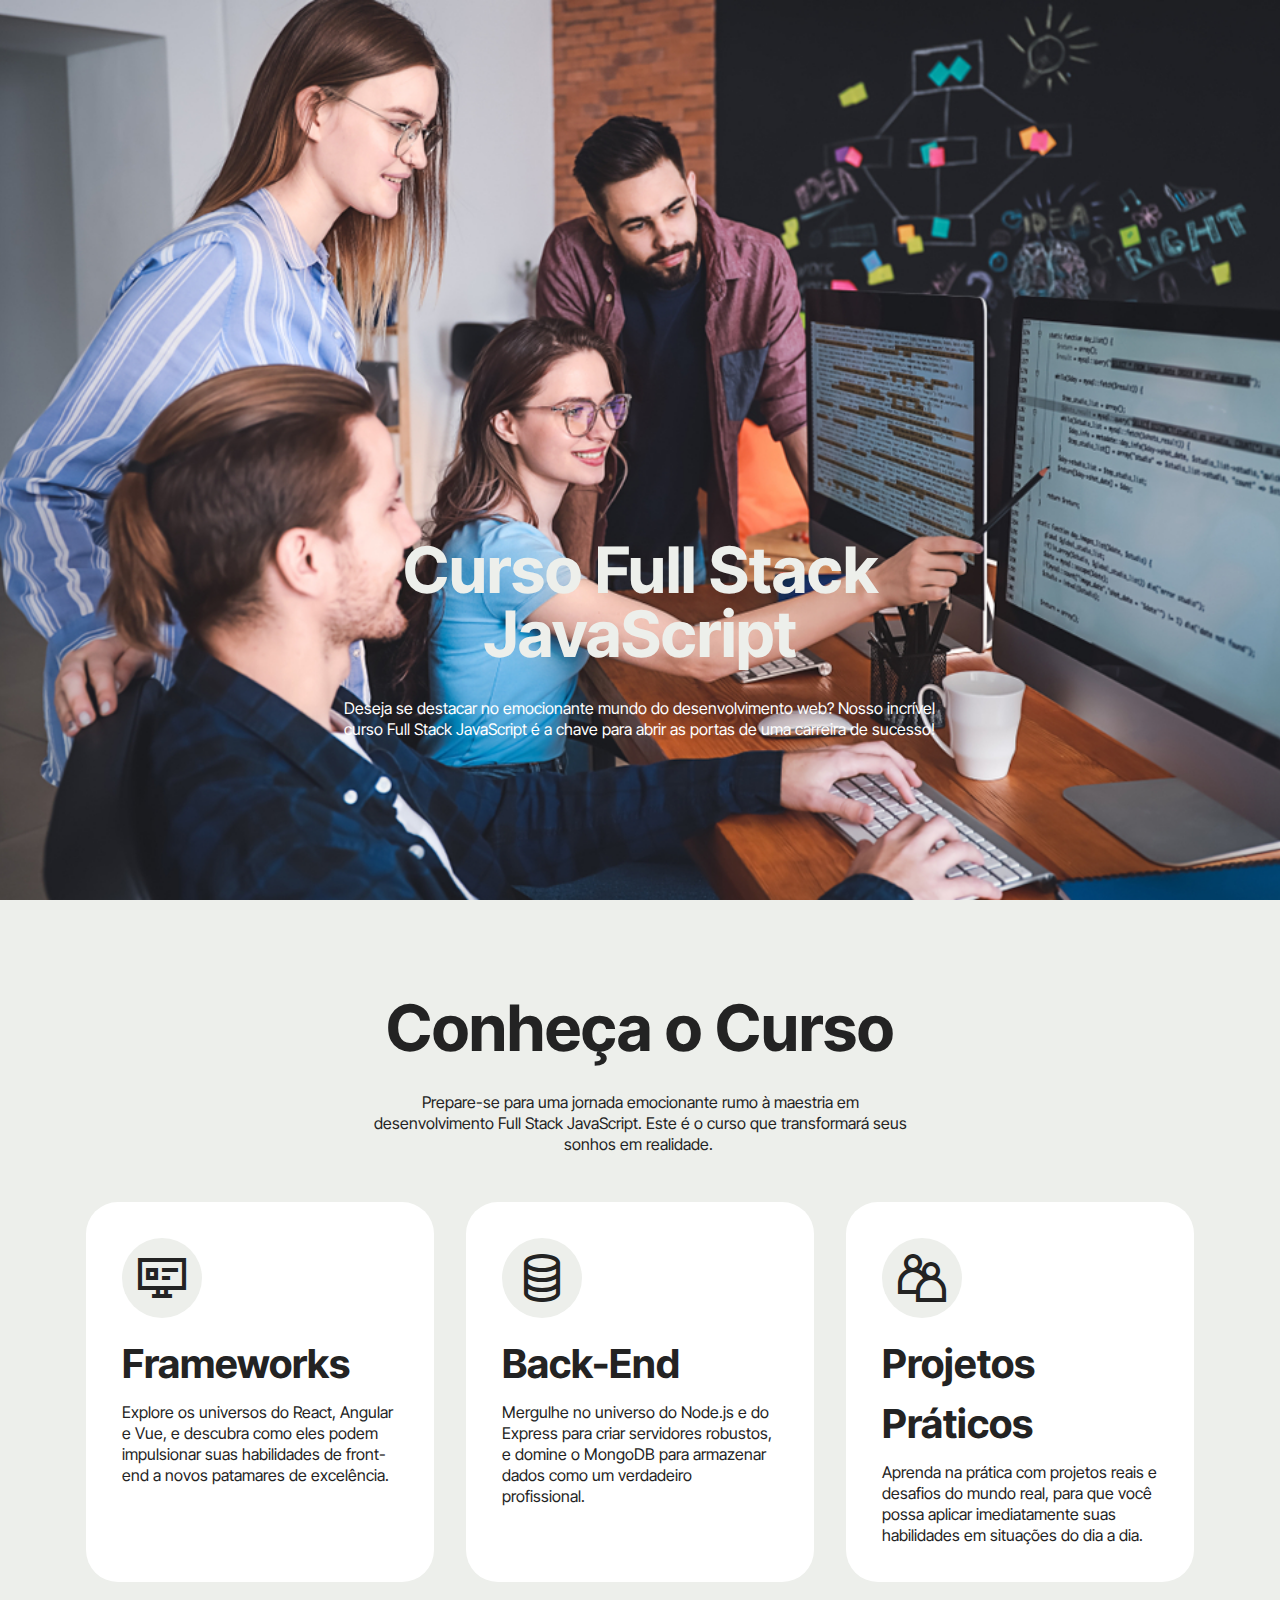
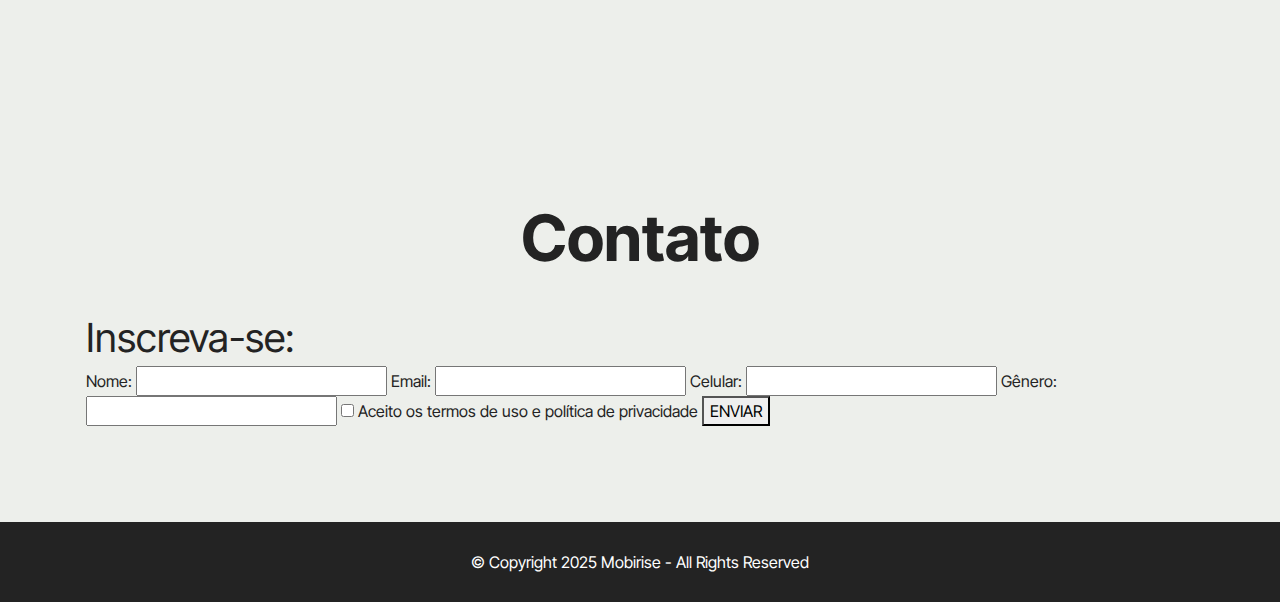
<file: index.html>
<!DOCTYPE html>
<html  >
<head>
  <!-- Site made with Mobirise Website Builder v5.9.0, https://mobirise.com -->
  <meta charset="UTF-8">
  <meta http-equiv="X-UA-Compatible" content="IE=edge">
  <meta name="generator" content="Mobirise v5.9.0, mobirise.com">
  <meta name="viewport" content="width=device-width, initial-scale=1, minimum-scale=1">
  <link rel="shortcut icon" href="assets/images/logo5.png" type="image/x-icon">
  <meta name="description" content="">
  
  
  <title>Home</title>
  <link rel="stylesheet" href="assets/web/assets/mobirise-icons2/mobirise2.css">
  <link rel="stylesheet" href="assets/bootstrap/css/bootstrap.min.css">
  <link rel="stylesheet" href="assets/bootstrap/css/bootstrap-grid.min.css">
  <link rel="stylesheet" href="assets/bootstrap/css/bootstrap-reboot.min.css">
  <link rel="stylesheet" href="assets/theme/css/style.css">
  <link rel="preload" href="https://fonts.googleapis.com/css2?family=Inter+Tight:wght@400;700&display=swap&display=swap" as="style" onload="this.onload=null;this.rel='stylesheet'">
  <noscript><link rel="stylesheet" href="https://fonts.googleapis.com/css2?family=Inter+Tight:wght@400;700&display=swap&display=swap"></noscript>
  <link rel="preload" as="style" href="assets/mobirise/css/mbr-additional.css"><link rel="stylesheet" href="assets/mobirise/css/mbr-additional.css" type="text/css">

  
  
  
</head>
<body>
  
  <section data-bs-version="5.1" class="header10 cid-tQAOELnnMT mbr-fullscreen" id="header10-1">
  
  
  <div class="container-fluid">
    <div class="row">
      <div class="content-wrap col-12 col-md-6">
        <h1 class="mbr-section-title mbr-fonts-style mbr-white mb-4 display-2"><strong>Curso Full Stack JavaScript</strong></h1>
        
        <p class="mbr-fonts-style mbr-text mbr-white mb-4 display-7">Deseja se destacar no emocionante mundo do desenvolvimento web? Nosso incrível curso Full Stack JavaScript é a chave para abrir as portas de uma carreira de sucesso!</p>
        
      </div>
    </div>
  </div>
</section>

<section data-bs-version="5.1" class="features5 cid-tQASBk4I3o" id="features05-4">
  

  
  
  <div class="container">
    <div class="row mb-5 justify-content-center">
      <div class="col-12 col-lg-6">
        <h3 class="mbr-section-title mbr-fonts-style align-center mb-0 display-2"><strong>Conheça o Curso</strong></h3>
        <h5 class="mbr-section-subtitle mbr-fonts-style align-center mb-0 mt-4 display-7">Prepare-se para uma jornada emocionante rumo à maestria em desenvolvimento Full Stack JavaScript. Este é o curso que transformará seus sonhos em realidade.&nbsp;</h5>
      </div>
    </div>
    <div class="row">
      <div class="item features-without-image col-12 col-md-6 col-lg-4 item-mb">
        <div class="item-wrapper">
          <div class="card-box align-left">
            <div class="iconfont-wrapper">
              <span class="mbr-iconfont mobi-mbri-sites mobi-mbri"></span>
            </div>
            <h5 class="card-title mbr-fonts-style display-5"><strong>Frameworks</strong></h5>
            <p class="card-text mbr-fonts-style display-7">Explore os universos do React, Angular e Vue, e descubra como eles podem impulsionar suas habilidades de front-end a novos patamares de excelência.</p>

            
          </div>
        </div>
      </div>
      <div class="item features-without-image col-12 col-md-6 col-lg-4 item-mb">
        <div class="item-wrapper">
          <div class="card-box align-left">
            <div class="iconfont-wrapper">
              <span class="mbr-iconfont mobi-mbri-database mobi-mbri"></span>
            </div>
            <h5 class="card-title mbr-fonts-style display-5"><strong>Back-End</strong></h5>
            <p class="card-text mbr-fonts-style display-7">Mergulhe no universo do Node.js e do Express para criar servidores robustos, e domine o MongoDB para armazenar dados como um verdadeiro profissional.</p>

            
          </div>
        </div>
      </div>
      <div class="item features-without-image col-12 col-md-6 col-lg-4 item-mb">
        <div class="item-wrapper">
          <div class="card-box align-left">
            <div class="iconfont-wrapper">
              <span class="mbr-iconfont mobi-mbri-users mobi-mbri"></span>
            </div>
            <h5 class="card-title mbr-fonts-style display-5"><strong>Projetos Práticos</strong></h5>
            <p class="card-text mbr-fonts-style display-7">Aprenda na prática com projetos reais e desafios do mundo real, para que você possa aplicar imediatamente suas habilidades em situações do dia a dia.</p>

            
          </div>
        </div>
      </div>
    </div>
  </div>
</section>

<section data-bs-version="5.1" class="form5 cid-tQAPKbM6O3" id="form02-3">
  <datalist id="genero">
		<option value="feminino">
		<option value="masculino">
		<option value="não_informado">
	</datalist>
    
    <div class="container-fluid">
        <div class="mbr-section-head mb-5">
            <h3 class="mbr-section-title mbr-fonts-style align-center mb-0 display-2">
                <strong>Contato</strong></h3>
            
        </div>
        <div class="container">
          <h1>Inscreva-se:</h1>
          <form action="http://localhost:3000/dados" method="POST">
              <label for="name">Nome:</label>
              <input type="text" id="name" name="name" required>
              <label for="email">Email:</label>
              <input type="text" id="email" name="email" required>
              <label for="celular">Celular:</label>
        <input type="text" id="celular" name="celular" required>
        <label for="genero">Gênero:</label>
        <input type="text" id="genero" name="genero" list="genero" required>
              <input type="checkbox" id="lgpd" name="lgpd" required>
              <label for="lgpd">Aceito os termos de uso e política de privacidade</label>
              <input type="submit" value="ENVIAR">
          </form>
      </div>
    </div>
</section>

<section data-bs-version="5.1" class="footer4 cid-tQAPz9CKAq" once="footers" id="footer04-2">

    

    

    <div class="container">
        <div class="media-container-row align-center mbr-white">
            <div class="col-12">
                <p class="mbr-text mb-0 mbr-fonts-style display-7">
                    © Copyright 2025 Mobirise - All Rights Reserved
                </p>
            </div>
        </div>
    </div>
</section>


<script src="assets/bootstrap/js/bootstrap.bundle.min.js"></script>
  <script src="assets/smoothscroll/smooth-scroll.js"></script>
  <script src="assets/ytplayer/index.js"></script>
  <script src="assets/theme/js/script.js"></script>
  <script src="assets/formoid/formoid.min.js"></script>
  
  
  
</body>
</html>
</file>
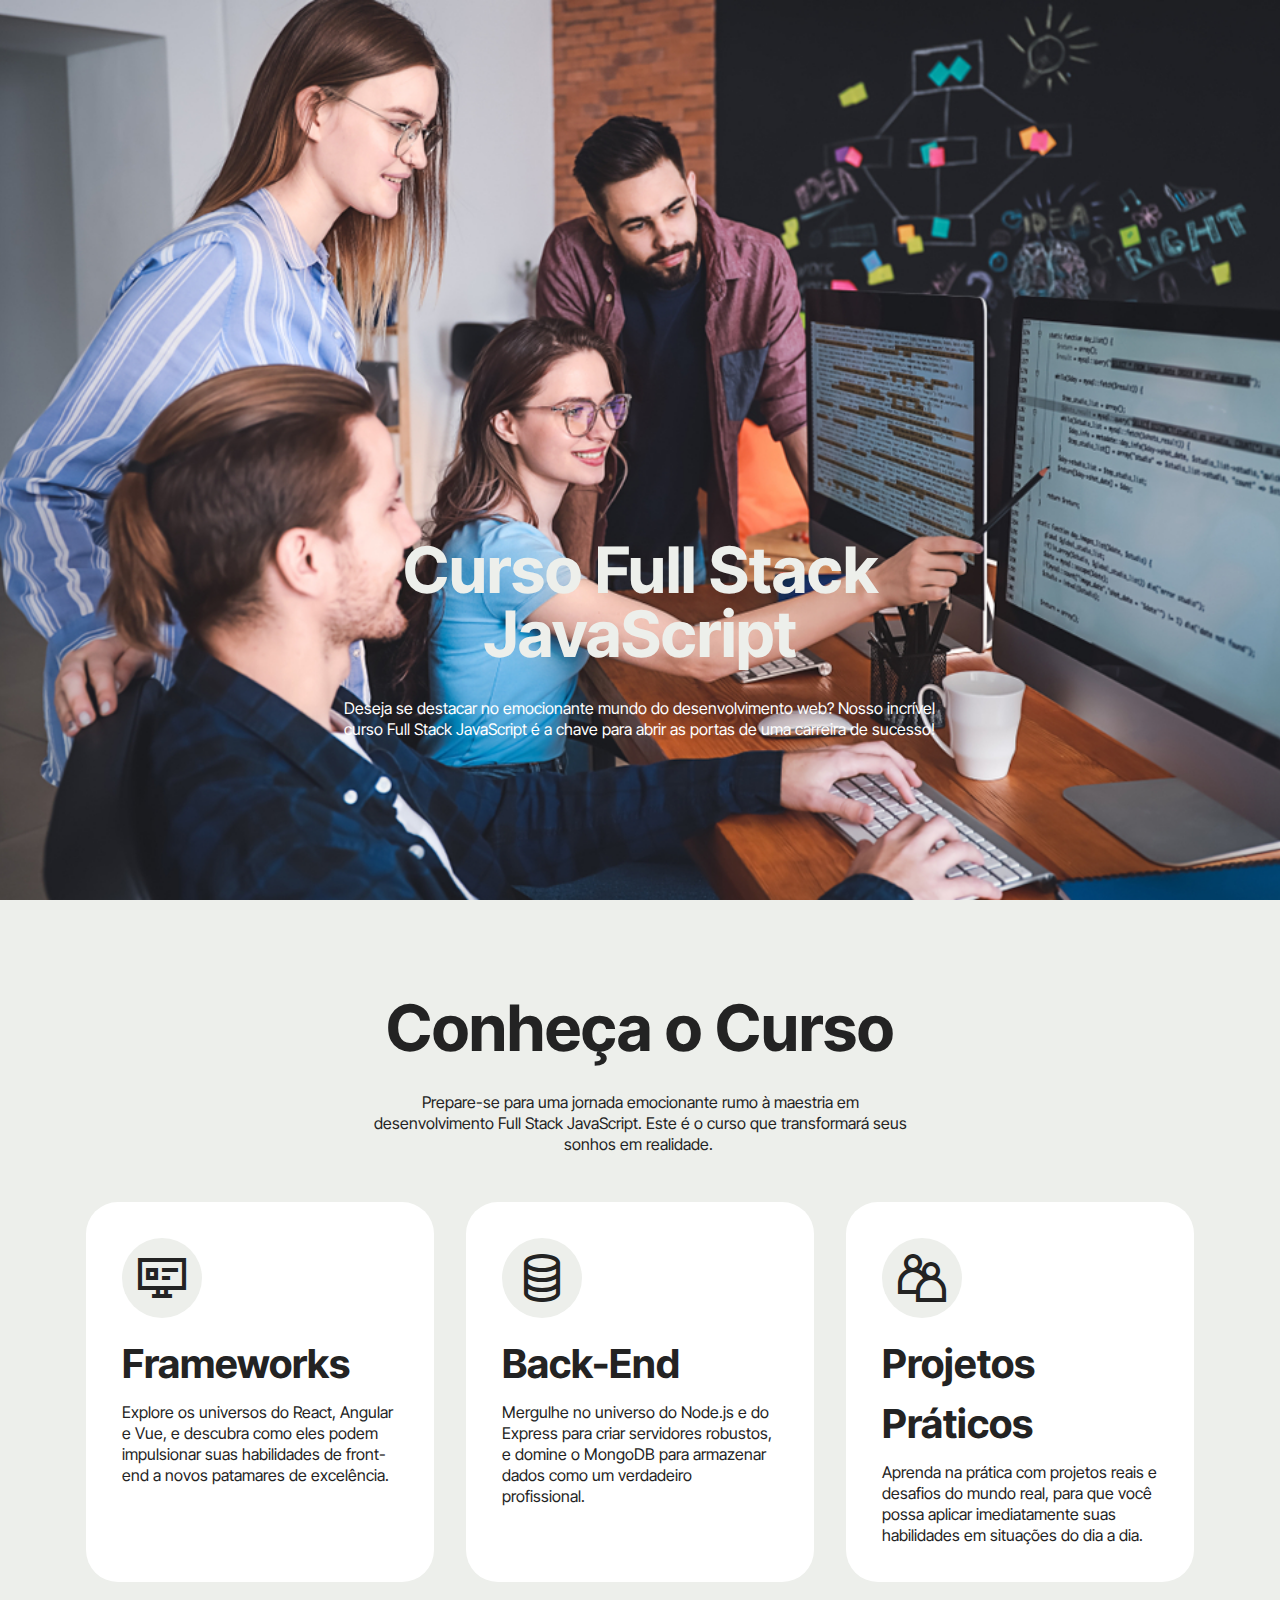
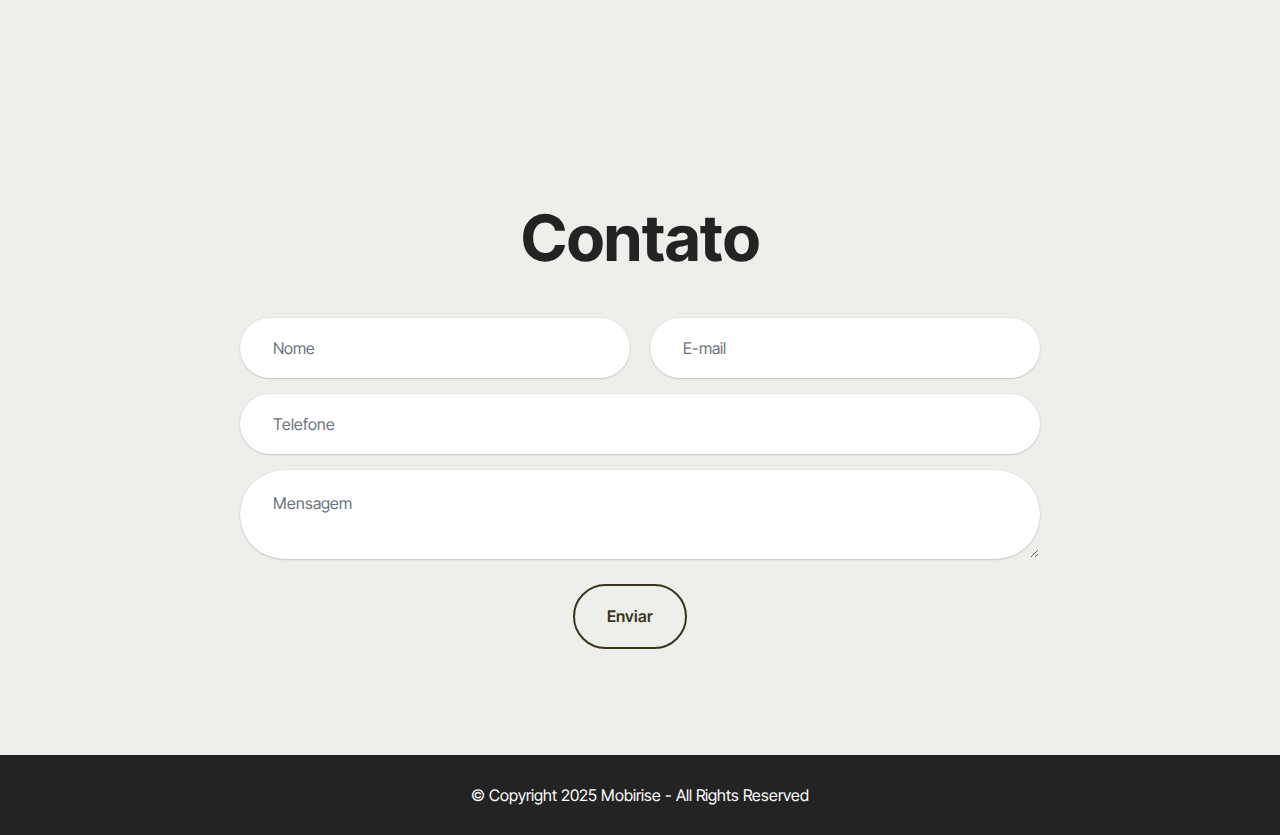
<file: DeParaGIT/index - backup.html>
<!DOCTYPE html>
<html  >
<head>
  <!-- Site made with Mobirise Website Builder v5.9.0, https://mobirise.com -->
  <meta charset="UTF-8">
  <meta http-equiv="X-UA-Compatible" content="IE=edge">
  <meta name="generator" content="Mobirise v5.9.0, mobirise.com">
  <meta name="viewport" content="width=device-width, initial-scale=1, minimum-scale=1">
  <link rel="shortcut icon" href="assets/images/logo5.png" type="image/x-icon">
  <meta name="description" content="">
  
  
  <title>Home</title>
  <link rel="stylesheet" href="assets/web/assets/mobirise-icons2/mobirise2.css">
  <link rel="stylesheet" href="assets/bootstrap/css/bootstrap.min.css">
  <link rel="stylesheet" href="assets/bootstrap/css/bootstrap-grid.min.css">
  <link rel="stylesheet" href="assets/bootstrap/css/bootstrap-reboot.min.css">
  <link rel="stylesheet" href="assets/theme/css/style.css">
  <link rel="preload" href="https://fonts.googleapis.com/css2?family=Inter+Tight:wght@400;700&display=swap&display=swap" as="style" onload="this.onload=null;this.rel='stylesheet'">
  <noscript><link rel="stylesheet" href="https://fonts.googleapis.com/css2?family=Inter+Tight:wght@400;700&display=swap&display=swap"></noscript>
  <link rel="preload" as="style" href="assets/mobirise/css/mbr-additional.css"><link rel="stylesheet" href="assets/mobirise/css/mbr-additional.css" type="text/css">

  
  
  
</head>
<body>
  
  <section data-bs-version="5.1" class="header10 cid-tQAOELnnMT mbr-fullscreen" id="header10-1">
  
  
  <div class="container-fluid">
    <div class="row">
      <div class="content-wrap col-12 col-md-6">
        <h1 class="mbr-section-title mbr-fonts-style mbr-white mb-4 display-2"><strong>Curso Full Stack JavaScript</strong></h1>
        
        <p class="mbr-fonts-style mbr-text mbr-white mb-4 display-7">Deseja se destacar no emocionante mundo do desenvolvimento web? Nosso incrível curso Full Stack JavaScript é a chave para abrir as portas de uma carreira de sucesso!</p>
        
      </div>
    </div>
  </div>
</section>

<section data-bs-version="5.1" class="features5 cid-tQASBk4I3o" id="features05-4">
  

  
  
  <div class="container">
    <div class="row mb-5 justify-content-center">
      <div class="col-12 col-lg-6">
        <h3 class="mbr-section-title mbr-fonts-style align-center mb-0 display-2"><strong>Conheça o Curso</strong></h3>
        <h5 class="mbr-section-subtitle mbr-fonts-style align-center mb-0 mt-4 display-7">Prepare-se para uma jornada emocionante rumo à maestria em desenvolvimento Full Stack JavaScript. Este é o curso que transformará seus sonhos em realidade.&nbsp;</h5>
      </div>
    </div>
    <div class="row">
      <div class="item features-without-image col-12 col-md-6 col-lg-4 item-mb">
        <div class="item-wrapper">
          <div class="card-box align-left">
            <div class="iconfont-wrapper">
              <span class="mbr-iconfont mobi-mbri-sites mobi-mbri"></span>
            </div>
            <h5 class="card-title mbr-fonts-style display-5"><strong>Frameworks</strong></h5>
            <p class="card-text mbr-fonts-style display-7">Explore os universos do React, Angular e Vue, e descubra como eles podem impulsionar suas habilidades de front-end a novos patamares de excelência.</p>

            
          </div>
        </div>
      </div>
      <div class="item features-without-image col-12 col-md-6 col-lg-4 item-mb">
        <div class="item-wrapper">
          <div class="card-box align-left">
            <div class="iconfont-wrapper">
              <span class="mbr-iconfont mobi-mbri-database mobi-mbri"></span>
            </div>
            <h5 class="card-title mbr-fonts-style display-5"><strong>Back-End</strong></h5>
            <p class="card-text mbr-fonts-style display-7">Mergulhe no universo do Node.js e do Express para criar servidores robustos, e domine o MongoDB para armazenar dados como um verdadeiro profissional.</p>

            
          </div>
        </div>
      </div>
      <div class="item features-without-image col-12 col-md-6 col-lg-4 item-mb">
        <div class="item-wrapper">
          <div class="card-box align-left">
            <div class="iconfont-wrapper">
              <span class="mbr-iconfont mobi-mbri-users mobi-mbri"></span>
            </div>
            <h5 class="card-title mbr-fonts-style display-5"><strong>Projetos Práticos</strong></h5>
            <p class="card-text mbr-fonts-style display-7">Aprenda na prática com projetos reais e desafios do mundo real, para que você possa aplicar imediatamente suas habilidades em situações do dia a dia.</p>

            
          </div>
        </div>
      </div>
    </div>
  </div>
</section>

<section data-bs-version="5.1" class="form5 cid-tQAPKbM6O3" id="form02-3">
    
    
    <div class="container-fluid">
        <div class="mbr-section-head mb-5">
            <h3 class="mbr-section-title mbr-fonts-style align-center mb-0 display-2">
                <strong>Contato</strong></h3>
            
        </div>
        <div class="row justify-content-center mt-4">
            <div class="col-lg-8 mx-auto mbr-form" data-form-type="formoid">
                <form action="https://mobirise.eu/" method="POST" class="mbr-form form-with-styler" data-form-title="Form Name"><input type="hidden" name="email" data-form-email="true" value="NOsm5Qs3nJAzRfy8rUJcSFLt9dOSVnGIXVQPy4SEWTxQZq7KdANT3Ww/2HJ0g75krDStBbgY0ldgEEsjnWGb0k5m8ZEhptJMRHo4hQc9vdR8ZpbAoI46JxFeDbSndjQY">
                    <div class="row">
                        <div hidden="hidden" data-form-alert="" class="alert alert-success col-12">Thanks for filling out the form!</div>
                        <div hidden="hidden" data-form-alert-danger="" class="alert alert-danger col-12">
                            Oops...! some problem!
                        </div>
                    </div>
                    <div class="dragArea row">
                        <div class="col-md col-sm-12 form-group mb-3" data-for="name">
                            <input type="text" name="name" placeholder="Nome" data-form-field="name" class="form-control" value="" id="name-form02-3">
                        </div>
                        <div class="col-md col-sm-12 form-group mb-3" data-for="email">
                            <input type="email" name="email" placeholder="E-mail" data-form-field="email" class="form-control" value="" id="email-form02-3">
                        </div>
                        <div class="col-12 form-group mb-3" data-for="url">
                            <input type="url" name="url" data-form-field="url" class="form-control" value="" placeholder="Telefone" id="url-form02-3">
                        </div>
                        <div class="col-12 form-group mb-3" data-for="textarea">
                            <textarea name="textarea" placeholder="Mensagem" data-form-field="textarea" class="form-control" id="textarea-form02-3"></textarea>
                        </div>
                        <div class="col-lg-12 col-md-12 col-sm-12 align-center mbr-section-btn"><button type="submit" class="btn btn-success-outline display-7">Enviar</button></div>
                    </div>
                </form>
            </div>
        </div>
    </div>
</section>

<section data-bs-version="5.1" class="footer4 cid-tQAPz9CKAq" once="footers" id="footer04-2">

    

    

    <div class="container">
        <div class="media-container-row align-center mbr-white">
            <div class="col-12">
                <p class="mbr-text mb-0 mbr-fonts-style display-7">
                    © Copyright 2025 Mobirise - All Rights Reserved
                </p>
            </div>
        </div>
    </div>
</section>


<script src="assets/bootstrap/js/bootstrap.bundle.min.js"></script>
  <script src="assets/smoothscroll/smooth-scroll.js"></script>
  <script src="assets/ytplayer/index.js"></script>
  <script src="assets/theme/js/script.js"></script>
  <script src="assets/formoid/formoid.min.js"></script>
  
  
  
</body>
</html>
</file>
<file: assets/web/assets/mobirise-icons2/mobirise2.css>
@font-face {
  font-family: 'Moririse2';
  font-display: swap;
  src:  url('mobirise2.eot?f2bix4');
  src:  url('mobirise2.eot?f2bix4#iefix') format('embedded-opentype'),
    url('mobirise2.ttf?f2bix4') format('truetype'),
    url('mobirise2.woff?f2bix4') format('woff'),
    url('mobirise2.svg?f2bix4#mobirise2') format('svg');
  font-weight: normal;
  font-style: normal;
}

[class^="mobi-"], [class*=" mobi-"] {
  /* use !important to prevent issues with browser extensions that change fonts */
  font-family: 'Moririse2' !important;
  speak: none;
  font-style: normal;
  font-weight: normal;
  font-variant: normal;
  text-transform: none;
  line-height: 1;

  /* Better Font Rendering =========== */
  -webkit-font-smoothing: antialiased;
  -moz-osx-font-smoothing: grayscale;
}

.mobi-mbri-add-submenu:before {
  content: "\e900";
}
.mobi-mbri-alert:before {
  content: "\e901";
}
.mobi-mbri-align-center:before {
  content: "\e902";
}
.mobi-mbri-align-justify:before {
  content: "\e903";
}
.mobi-mbri-align-left:before {
  content: "\e904";
}
.mobi-mbri-align-right:before {
  content: "\e905";
}
.mobi-mbri-android:before {
  content: "\e906";
}
.mobi-mbri-apple:before {
  content: "\e907";
}
.mobi-mbri-arrow-down:before {
  content: "\e908";
}
.mobi-mbri-arrow-next:before {
  content: "\e909";
}
.mobi-mbri-arrow-prev:before {
  content: "\e90a";
}
.mobi-mbri-arrow-up:before {
  content: "\e90b";
}
.mobi-mbri-bold:before {
  content: "\e90c";
}
.mobi-mbri-bookmark:before {
  content: "\e90d";
}
.mobi-mbri-bootstrap:before {
  content: "\e90e";
}
.mobi-mbri-briefcase:before {
  content: "\e90f";
}
.mobi-mbri-browse:before {
  content: "\e910";
}
.mobi-mbri-bulleted-list:before {
  content: "\e911";
}
.mobi-mbri-calendar:before {
  content: "\e912";
}
.mobi-mbri-camera:before {
  content: "\e913";
}
.mobi-mbri-cart-add:before {
  content: "\e914";
}
.mobi-mbri-cart-full:before {
  content: "\e915";
}
.mobi-mbri-cash:before {
  content: "\e916";
}
.mobi-mbri-change-style:before {
  content: "\e917";
}
.mobi-mbri-chat:before {
  content: "\e918";
}
.mobi-mbri-clock:before {
  content: "\e919";
}
.mobi-mbri-close:before {
  content: "\e91a";
}
.mobi-mbri-cloud:before {
  content: "\e91b";
}
.mobi-mbri-code:before {
  content: "\e91c";
}
.mobi-mbri-contact-form:before {
  content: "\e91d";
}
.mobi-mbri-credit-card:before {
  content: "\e91e";
}
.mobi-mbri-cursor-click:before {
  content: "\e91f";
}
.mobi-mbri-cust-feedback:before {
  content: "\e920";
}
.mobi-mbri-database:before {
  content: "\e921";
}
.mobi-mbri-delivery:before {
  content: "\e922";
}
.mobi-mbri-desktop:before {
  content: "\e923";
}
.mobi-mbri-devices:before {
  content: "\e924";
}
.mobi-mbri-down:before {
  content: "\e925";
}
.mobi-mbri-download-2:before {
  content: "\e926";
}
.mobi-mbri-download:before {
  content: "\e927";
}
.mobi-mbri-drag-n-drop-2:before {
  content: "\e928";
}
.mobi-mbri-drag-n-drop:before {
  content: "\e929";
}
.mobi-mbri-edit-2:before {
  content: "\e92a";
}
.mobi-mbri-edit:before {
  content: "\e92b";
}
.mobi-mbri-error:before {
  content: "\e92c";
}
.mobi-mbri-extension:before {
  content: "\e92d";
}
.mobi-mbri-features:before {
  content: "\e92e";
}
.mobi-mbri-file:before {
  content: "\e92f";
}
.mobi-mbri-flag:before {
  content: "\e930";
}
.mobi-mbri-folder:before {
  content: "\e931";
}
.mobi-mbri-gift:before {
  content: "\e932";
}
.mobi-mbri-github:before {
  content: "\e933";
}
.mobi-mbri-globe-2:before {
  content: "\e934";
}
.mobi-mbri-globe:before {
  content: "\e935";
}
.mobi-mbri-growing-chart:before {
  content: "\e936";
}
.mobi-mbri-hearth:before {
  content: "\e937";
}
.mobi-mbri-help:before {
  content: "\e938";
}
.mobi-mbri-home:before {
  content: "\e939";
}
.mobi-mbri-hot-cup:before {
  content: "\e93a";
}
.mobi-mbri-idea:before {
  content: "\e93b";
}
.mobi-mbri-image-gallery:before {
  content: "\e93c";
}
.mobi-mbri-image-slider:before {
  content: "\e93d";
}
.mobi-mbri-info:before {
  content: "\e93e";
}
.mobi-mbri-italic:before {
  content: "\e93f";
}
.mobi-mbri-key:before {
  content: "\e940";
}
.mobi-mbri-laptop:before {
  content: "\e941";
}
.mobi-mbri-layers:before {
  content: "\e942";
}
.mobi-mbri-left-right:before {
  content: "\e943";
}
.mobi-mbri-left:before {
  content: "\e944";
}
.mobi-mbri-letter:before {
  content: "\e945";
}
.mobi-mbri-like:before {
  content: "\e946";
}
.mobi-mbri-link:before {
  content: "\e947";
}
.mobi-mbri-lock:before {
  content: "\e948";
}
.mobi-mbri-login:before {
  content: "\e949";
}
.mobi-mbri-logout:before {
  content: "\e94a";
}
.mobi-mbri-magic-stick:before {
  content: "\e94b";
}
.mobi-mbri-map-pin:before {
  content: "\e94c";
}
.mobi-mbri-menu:before {
  content: "\e94d";
}
.mobi-mbri-mobile-2:before {
  content: "\e94e";
}
.mobi-mbri-mobile-horizontal:before {
  content: "\e94f";
}
.mobi-mbri-mobile:before {
  content: "\e950";
}
.mobi-mbri-mobirise:before {
  content: "\e951";
}
.mobi-mbri-more-horizontal:before {
  content: "\e952";
}
.mobi-mbri-more-vertical:before {
  content: "\e953";
}
.mobi-mbri-music:before {
  content: "\e954";
}
.mobi-mbri-new-file:before {
  content: "\e955";
}
.mobi-mbri-numbered-list:before {
  content: "\e956";
}
.mobi-mbri-opened-folder:before {
  content: "\e957";
}
.mobi-mbri-pages:before {
  content: "\e958";
}
.mobi-mbri-paper-plane:before {
  content: "\e959";
}
.mobi-mbri-paperclip:before {
  content: "\e95a";
}
.mobi-mbri-phone:before {
  content: "\e95b";
}
.mobi-mbri-photo:before {
  content: "\e95c";
}
.mobi-mbri-photos:before {
  content: "\e95d";
}
.mobi-mbri-pin:before {
  content: "\e95e";
}
.mobi-mbri-play:before {
  content: "\e95f";
}
.mobi-mbri-plus:before {
  content: "\e960";
}
.mobi-mbri-preview:before {
  content: "\e961";
}
.mobi-mbri-print:before {
  content: "\e962";
}
.mobi-mbri-protect:before {
  content: "\e963";
}
.mobi-mbri-question:before {
  content: "\e964";
}
.mobi-mbri-quote-left:before {
  content: "\e965";
}
.mobi-mbri-quote-right:before {
  content: "\e966";
}
.mobi-mbri-redo:before {
  content: "\e967";
}
.mobi-mbri-refresh:before {
  content: "\e968";
}
.mobi-mbri-responsive-2:before {
  content: "\e969";
}
.mobi-mbri-responsive:before {
  content: "\e96a";
}
.mobi-mbri-right:before {
  content: "\e96b";
}
.mobi-mbri-rocket:before {
  content: "\e96c";
}
.mobi-mbri-sad-face:before {
  content: "\e96d";
}
.mobi-mbri-sale:before {
  content: "\e96e";
}
.mobi-mbri-save:before {
  content: "\e96f";
}
.mobi-mbri-search:before {
  content: "\e970";
}
.mobi-mbri-setting-2:before {
  content: "\e971";
}
.mobi-mbri-setting-3:before {
  content: "\e972";
}
.mobi-mbri-setting:before {
  content: "\e973";
}
.mobi-mbri-share:before {
  content: "\e974";
}
.mobi-mbri-shopping-bag:before {
  content: "\e975";
}
.mobi-mbri-shopping-basket:before {
  content: "\e976";
}
.mobi-mbri-shopping-cart:before {
  content: "\e977";
}
.mobi-mbri-sites:before {
  content: "\e978";
}
.mobi-mbri-smile-face:before {
  content: "\e979";
}
.mobi-mbri-speed:before {
  content: "\e97a";
}
.mobi-mbri-star:before {
  content: "\e97b";
}
.mobi-mbri-success:before {
  content: "\e97c";
}
.mobi-mbri-sun:before {
  content: "\e97d";
}
.mobi-mbri-sun2:before {
  content: "\e97e";
}
.mobi-mbri-tablet-vertical:before {
  content: "\e97f";
}
.mobi-mbri-tablet:before {
  content: "\e980";
}
.mobi-mbri-target:before {
  content: "\e981";
}
.mobi-mbri-timer:before {
  content: "\e982";
}
.mobi-mbri-to-ftp:before {
  content: "\e983";
}
.mobi-mbri-to-local-drive:before {
  content: "\e984";
}
.mobi-mbri-touch-swipe:before {
  content: "\e985";
}
.mobi-mbri-touch:before {
  content: "\e986";
}
.mobi-mbri-trash:before {
  content: "\e987";
}
.mobi-mbri-underline:before {
  content: "\e988";
}
.mobi-mbri-undo:before {
  content: "\e989";
}
.mobi-mbri-unlink:before {
  content: "\e98a";
}
.mobi-mbri-unlock:before {
  content: "\e98b";
}
.mobi-mbri-up-down:before {
  content: "\e98c";
}
.mobi-mbri-up:before {
  content: "\e98d";
}
.mobi-mbri-update:before {
  content: "\e98e";
}
.mobi-mbri-upload-2:before {
  content: "\e98f";
}
.mobi-mbri-upload:before {
  content: "\e990";
}
.mobi-mbri-user-2:before {
  content: "\e991";
}
.mobi-mbri-user:before {
  content: "\e992";
}
.mobi-mbri-users:before {
  content: "\e993";
}
.mobi-mbri-video-play:before {
  content: "\e994";
}
.mobi-mbri-video:before {
  content: "\e995";
}
.mobi-mbri-watch:before {
  content: "\e996";
}
.mobi-mbri-website-theme-2:before {
  content: "\e997";
}
.mobi-mbri-website-theme:before {
  content: "\e998";
}
.mobi-mbri-wifi:before {
  content: "\e999";
}
.mobi-mbri-windows:before {
  content: "\e99a";
}
.mobi-mbri-zoom-in:before {
  content: "\e99b";
}
.mobi-mbri-zoom-out:before {
  content: "\e99c";
}
</file>
<file: assets/theme/css/style.css>
@charset "UTF-8";
section {
  background-color: #ffffff;
}

body {
  font-style: normal;
  line-height: 1.5;
  font-weight: 400;
  color: #232323;
  position: relative;
}

button {
  background-color: transparent;
  border-color: transparent;
}

.embla__button,
.carousel-control {
  background-color: #edefea !important;
  opacity: 0.8 !important;
  color: #464845 !important;
  border-color: #edefea !important;
}

.carousel .close,
.modalWindow .close {
  background-color: #edefea !important;
  color: #464845 !important;
  border-color: #edefea !important;
  opacity: 0.8 !important;
}

.carousel .close:hover,
.modalWindow .close:hover {
  opacity: 1 !important;
}

.carousel-indicators li {
  background-color: #edefea !important;
  border: 2px solid #464845 !important;
}

.carousel-indicators li:hover,
.carousel-indicators li:active {
  opacity: 0.8 !important;
}

.embla__button:hover,
.carousel-control:hover {
  background-color: #edefea !important;
  opacity: 1 !important;
}

.modalWindow-video-container {
  height: 80%;
}

section,
.container,
.container-fluid {
  position: relative;
  word-wrap: break-word;
}

a.mbr-iconfont:hover {
  text-decoration: none;
}

.article .lead p,
.article .lead ul,
.article .lead ol,
.article .lead pre,
.article .lead blockquote {
  margin-bottom: 0;
}

a {
  font-style: normal;
  font-weight: 400;
  cursor: pointer;
}
a, a:hover {
  text-decoration: none;
}

.mbr-section-title {
  font-style: normal;
  line-height: 1.3;
}

.mbr-section-subtitle {
  line-height: 1.3;
}

.mbr-text {
  font-style: normal;
  line-height: 1.7;
}

h1,
h2,
h3,
h4,
h5,
h6,
.display-1,
.display-2,
.display-4,
.display-5,
.display-7,
span,
p,
a {
  line-height: 1;
  word-break: break-word;
  word-wrap: break-word;
  font-weight: 400;
}

b,
strong {
  font-weight: bold;
}

input:-webkit-autofill, input:-webkit-autofill:hover, input:-webkit-autofill:focus, input:-webkit-autofill:active {
  transition-delay: 9999s;
  -webkit-transition-property: background-color, color;
  transition-property: background-color, color;
}

textarea[type=hidden] {
  display: none;
}

section {
  background-position: 50% 50%;
  background-repeat: no-repeat;
  background-size: cover;
}
section .mbr-background-video,
section .mbr-background-video-preview {
  position: absolute;
  bottom: 0;
  left: 0;
  right: 0;
  top: 0;
}

.hidden {
  visibility: hidden;
}

.mbr-z-index20 {
  z-index: 20;
}

/*! Base colors */
.mbr-white {
  color: #ffffff;
}

.mbr-black {
  color: #111111;
}

.mbr-bg-white {
  background-color: #ffffff;
}

.mbr-bg-black {
  background-color: #000000;
}

/*! Text-aligns */
.align-left {
  text-align: left;
}

.align-center {
  text-align: center;
}

.align-right {
  text-align: right;
}

/*! Font-weight  */
.mbr-light {
  font-weight: 300;
}

.mbr-regular {
  font-weight: 400;
}

.mbr-semibold {
  font-weight: 500;
}

.mbr-bold {
  font-weight: 700;
}

/*! Media  */
.media-content {
  flex-basis: 100%;
}

.media-container-row {
  display: flex;
  flex-direction: row;
  flex-wrap: wrap;
  justify-content: center;
  align-content: center;
  align-items: start;
}
.media-container-row .media-size-item {
  width: 400px;
}

.media-container-column {
  display: flex;
  flex-direction: column;
  flex-wrap: wrap;
  justify-content: center;
  align-content: center;
  align-items: stretch;
}
.media-container-column > * {
  width: 100%;
}

@media (min-width: 992px) {
  .media-container-row {
    flex-wrap: nowrap;
  }
}
figure {
  margin-bottom: 0;
  overflow: hidden;
}

figure[mbr-media-size] {
  transition: width 0.1s;
}

img,
iframe {
  display: block;
  width: 100%;
}

.card {
  background-color: transparent;
  border: none;
}

.card-box {
  width: 100%;
}

.card-img {
  text-align: center;
  flex-shrink: 0;
  -webkit-flex-shrink: 0;
}

.media {
  max-width: 100%;
  margin: 0 auto;
}

.mbr-figure {
  align-self: center;
}

.media-container > div {
  max-width: 100%;
}

.mbr-figure img,
.card-img img {
  width: 100%;
}

@media (max-width: 991px) {
  .media-size-item {
    width: auto !important;
  }
  .media {
    width: auto;
  }
  .mbr-figure {
    width: 100% !important;
  }
}
/*! Buttons */
.mbr-section-btn {
  margin-left: -0.6rem;
  margin-right: -0.6rem;
  font-size: 0;
}

.btn {
  font-weight: 600;
  border-width: 1px;
  font-style: normal;
  margin: 0.6rem 0.6rem;
  white-space: normal;
  transition: all 0.2s ease-in-out;
  display: inline-flex;
  align-items: center;
  justify-content: center;
  word-break: break-word;
}

.btn-sm {
  font-weight: 600;
  letter-spacing: 0px;
  transition: all 0.3s ease-in-out;
}

.btn-md {
  font-weight: 600;
  letter-spacing: 0px;
  transition: all 0.3s ease-in-out;
}

.btn-lg {
  font-weight: 600;
  letter-spacing: 0px;
  transition: all 0.3s ease-in-out;
}

.btn-form {
  margin: 0;
}
.btn-form:hover {
  cursor: pointer;
}

nav .mbr-section-btn {
  margin-left: 0rem;
  margin-right: 0rem;
}

/*! Btn icon margin */
.btn .mbr-iconfont,
.btn.btn-sm .mbr-iconfont {
  order: 1;
  cursor: pointer;
  margin-left: 0.5rem;
  vertical-align: sub;
}

.btn.btn-md .mbr-iconfont,
.btn.btn-md .mbr-iconfont {
  margin-left: 0.8rem;
}

.mbr-regular {
  font-weight: 400;
}

.mbr-semibold {
  font-weight: 500;
}

.mbr-bold {
  font-weight: 700;
}

[type=submit] {
  -webkit-appearance: none;
}

/*! Full-screen */
.mbr-fullscreen .mbr-overlay {
  min-height: 100vh;
}

.mbr-fullscreen {
  display: flex;
  display: -moz-flex;
  display: -ms-flex;
  display: -o-flex;
  align-items: center;
  min-height: 100vh;
  padding-top: 3rem;
  padding-bottom: 3rem;
}

/*! Map */
.map {
  height: 25rem;
  position: relative;
}
.map iframe {
  width: 100%;
  height: 100%;
}

/*! Scroll to top arrow */
.mbr-arrow-up {
  bottom: 25px;
  right: 90px;
  position: fixed;
  text-align: right;
  z-index: 5000;
  color: #ffffff;
  font-size: 22px;
}

.mbr-arrow-up a {
  background: rgba(0, 0, 0, 0.2);
  border-radius: 50%;
  color: #fff;
  display: inline-block;
  height: 60px;
  width: 60px;
  border: 2px solid #fff;
  outline-style: none !important;
  position: relative;
  text-decoration: none;
  transition: all 0.3s ease-in-out;
  cursor: pointer;
  text-align: center;
}
.mbr-arrow-up a:hover {
  background-color: rgba(0, 0, 0, 0.4);
}
.mbr-arrow-up a i {
  line-height: 60px;
}

.mbr-arrow-up-icon {
  display: block;
  color: #fff;
}

.mbr-arrow-up-icon::before {
  content: "›";
  display: inline-block;
  font-family: serif;
  font-size: 22px;
  line-height: 1;
  font-style: normal;
  position: relative;
  top: 6px;
  left: -4px;
  transform: rotate(-90deg);
}

/*! Arrow Down */
.mbr-arrow {
  position: absolute;
  bottom: 45px;
  left: 50%;
  width: 60px;
  height: 60px;
  cursor: pointer;
  background-color: rgba(80, 80, 80, 0.5);
  border-radius: 50%;
  transform: translateX(-50%);
}
@media (max-width: 767px) {
  .mbr-arrow {
    display: none;
  }
}
.mbr-arrow > a {
  display: inline-block;
  text-decoration: none;
  outline-style: none;
  animation: arrowdown 1.7s ease-in-out infinite;
  color: #ffffff;
}
.mbr-arrow > a > i {
  position: absolute;
  top: -2px;
  left: 15px;
  font-size: 2rem;
}

#scrollToTop a i::before {
  content: "";
  position: absolute;
  display: block;
  border-bottom: 2.5px solid #fff;
  border-left: 2.5px solid #fff;
  width: 27.8%;
  height: 27.8%;
  left: 50%;
  top: 51%;
  transform: translateY(-30%) translateX(-50%) rotate(135deg);
}

@keyframes arrowdown {
  0% {
    transform: translateY(0px);
  }
  50% {
    transform: translateY(-5px);
  }
  100% {
    transform: translateY(0px);
  }
}
@media (max-width: 500px) {
  .mbr-arrow-up {
    left: 0;
    right: 0;
    text-align: center;
  }
}
/*Gradients animation*/
@keyframes gradient-animation {
  from {
    background-position: 0% 100%;
    animation-timing-function: ease-in-out;
  }
  to {
    background-position: 100% 0%;
    animation-timing-function: ease-in-out;
  }
}
.bg-gradient {
  background-size: 200% 200%;
  animation: gradient-animation 5s infinite alternate;
  -webkit-animation: gradient-animation 5s infinite alternate;
}

.menu .navbar-brand {
  display: -webkit-flex;
}
.menu .navbar-brand span {
  display: flex;
  display: -webkit-flex;
}
.menu .navbar-brand .navbar-caption-wrap {
  display: -webkit-flex;
}
.menu .navbar-brand .navbar-logo img {
  display: -webkit-flex;
  width: auto;
}
@media (min-width: 768px) and (max-width: 991px) {
  .menu .navbar-toggleable-sm .navbar-nav {
    display: -ms-flexbox;
  }
}
@media (max-width: 991px) {
  .menu .navbar-collapse {
    max-height: 93.5vh;
  }
  .menu .navbar-collapse.show {
    overflow: auto;
  }
}
@media (min-width: 992px) {
  .menu .navbar-nav.nav-dropdown {
    display: -webkit-flex;
  }
  .menu .navbar-toggleable-sm .navbar-collapse {
    display: -webkit-flex !important;
  }
  .menu .collapsed .navbar-collapse {
    max-height: 93.5vh;
  }
  .menu .collapsed .navbar-collapse.show {
    overflow: auto;
  }
}
@media (max-width: 767px) {
  .menu .navbar-collapse {
    max-height: 80vh;
  }
}

.nav-link .mbr-iconfont {
  margin-right: 0.5rem;
}

.navbar {
  display: -webkit-flex;
  -webkit-flex-wrap: wrap;
  -webkit-align-items: center;
  -webkit-justify-content: space-between;
}

.navbar-collapse {
  -webkit-flex-basis: 100%;
  -webkit-flex-grow: 1;
  -webkit-align-items: center;
}

.nav-dropdown .link {
  padding: 0.667em 1.667em !important;
  margin: 0 !important;
}

.nav {
  display: -webkit-flex;
  -webkit-flex-wrap: wrap;
}

.row {
  display: -webkit-flex;
  -webkit-flex-wrap: wrap;
}

.justify-content-center {
  -webkit-justify-content: center;
}

.form-inline {
  display: -webkit-flex;
}

.card-wrapper {
  -webkit-flex: 1;
}

.carousel-control {
  z-index: 10;
  display: -webkit-flex;
}

.carousel-controls {
  display: -webkit-flex;
}

.media {
  display: -webkit-flex;
}

.form-group:focus {
  outline: none;
}

.jq-selectbox__select {
  padding: 7px 0;
  position: relative;
}

.jq-selectbox__dropdown {
  overflow: hidden;
  border-radius: 10px;
  position: absolute;
  top: 100%;
  left: 0 !important;
  width: 100% !important;
}

.jq-selectbox__trigger-arrow {
  right: 0;
  transform: translateY(-50%);
}

.jq-selectbox li {
  padding: 1.07em 0.5em;
}

input[type=range] {
  padding-left: 0 !important;
  padding-right: 0 !important;
}

.modal-dialog,
.modal-content {
  height: 100%;
}

.modal-dialog .carousel-inner {
  height: calc(100vh - 1.75rem);
}
@media (max-width: 575px) {
  .modal-dialog .carousel-inner {
    height: calc(100vh - 1rem);
  }
}

.carousel-item {
  text-align: center;
}

.carousel-item img {
  margin: auto;
}

.navbar-toggler {
  align-self: flex-start;
  padding: 0.25rem 0.75rem;
  font-size: 1.25rem;
  line-height: 1;
  background: transparent;
  border: 1px solid transparent;
  border-radius: 0.25rem;
}

.navbar-toggler:focus,
.navbar-toggler:hover {
  text-decoration: none;
  box-shadow: none;
}

.navbar-toggler-icon {
  display: inline-block;
  width: 1.5em;
  height: 1.5em;
  vertical-align: middle;
  content: "";
  background: no-repeat center center;
  background-size: 100% 100%;
}

.navbar-toggler-left {
  position: absolute;
  left: 1rem;
}

.navbar-toggler-right {
  position: absolute;
  right: 1rem;
}

.card-img {
  width: auto;
}

.menu .navbar.collapsed:not(.beta-menu) {
  flex-direction: column;
}

.carousel-item.active,
.carousel-item-next,
.carousel-item-prev {
  display: flex;
}

.note-air-layout .dropup .dropdown-menu,
.note-air-layout .navbar-fixed-bottom .dropdown .dropdown-menu {
  bottom: initial !important;
}

html,
body {
  height: auto;
  min-height: 100vh;
}

.dropup .dropdown-toggle::after {
  display: none;
}

.form-asterisk {
  font-family: initial;
  position: absolute;
  top: -2px;
  font-weight: normal;
}

.form-control-label {
  position: relative;
  cursor: pointer;
  margin-bottom: 0.357em;
  padding: 0;
}

.alert {
  color: #ffffff;
  border-radius: 0;
  border: 0;
  font-size: 1.1rem;
  line-height: 1.5;
  margin-bottom: 1.875rem;
  padding: 1.25rem;
  position: relative;
  text-align: center;
}
.alert.alert-form::after {
  background-color: inherit;
  bottom: -7px;
  content: "";
  display: block;
  height: 14px;
  left: 50%;
  margin-left: -7px;
  position: absolute;
  transform: rotate(45deg);
  width: 14px;
}

.form-control {
  background-color: #ffffff;
  background-clip: border-box;
  color: #232323;
  line-height: 1rem !important;
  height: auto;
  padding: 1.2rem 2rem;
  transition: border-color 0.25s ease 0s;
  border: 1px solid transparent !important;
  border-radius: 4px;
  box-shadow: rgba(0, 0, 0, 0.07) 0px 1px 1px 0px, rgba(0, 0, 0, 0.07) 0px 1px 3px 0px, rgba(0, 0, 0, 0.03) 0px 0px 0px 1px;
}
.form-active .form-control:invalid {
  border-color: red;
}

.row > * {
  padding-right: 1rem;
  padding-left: 1rem;
}

form .row {
  margin-left: -0.6rem;
  margin-right: -0.6rem;
}
form .row [class*=col] {
  padding-left: 0.6rem;
  padding-right: 0.6rem;
}

form .mbr-section-btn {
  padding-left: 0.6rem;
  padding-right: 0.6rem;
}

form .form-check-input {
  margin-top: 0.5;
}

textarea.form-control {
  line-height: 1.5rem !important;
}

.form-group {
  margin-bottom: 1.2rem;
}

.form-control,
form .btn {
  min-height: 48px;
}

.gdpr-block label span.textGDPR input[name=gdpr] {
  top: 7px;
}

.form-control:focus {
  box-shadow: none;
}

:focus {
  outline: none;
}

.mbr-overlay {
  background-color: #000;
  bottom: 0;
  left: 0;
  opacity: 0.5;
  position: absolute;
  right: 0;
  top: 0;
  z-index: 0;
  pointer-events: none;
}

blockquote {
  font-style: italic;
  padding: 3rem;
  font-size: 1.09rem;
  position: relative;
  border-left: 3px solid;
}

ul,
ol,
pre,
blockquote {
  margin-bottom: 2.3125rem;
}

.mt-4 {
  margin-top: 2rem !important;
}

.mb-4 {
  margin-bottom: 2rem !important;
}

.container,
.container-fluid {
  padding-left: 16px;
  padding-right: 16px;
}

.row {
  margin-left: -16px;
  margin-right: -16px;
}
.row > [class*=col] {
  padding-left: 16px;
  padding-right: 16px;
}

@media (min-width: 992px) {
  .container-fluid {
    padding-left: 32px;
    padding-right: 32px;
  }
}
@media (max-width: 991px) {
  .mbr-container {
    padding-left: 16px;
    padding-right: 16px;
  }
}
.app-video-wrapper > img {
  opacity: 1;
}

.app-video-wrapper {
  background: transparent;
}

.item {
  position: relative;
}

.dropdown-menu .dropdown-menu {
  left: 100%;
}

.dropdown-item + .dropdown-menu {
  display: none;
}

.dropdown-item:hover + .dropdown-menu,
.dropdown-menu:hover {
  display: block;
}

@media (min-aspect-ratio: 16/9) {
  .mbr-video-foreground {
    height: 300% !important;
    top: -100% !important;
  }
}
@media (max-aspect-ratio: 16/9) {
  .mbr-video-foreground {
    width: 300% !important;
    left: -100% !important;
  }
}.engine {
	position: absolute;
	text-indent: -2400px;
	text-align: center;
	padding: 0;
	top: 0;
	left: -2400px;
}
</file>
<file: assets/mobirise/css/mbr-additional.css>
.btn {
  border-width: 2px;
}
img,
.card-wrap,
.card-wrapper,
.video-wrapper,
.mbr-figure iframe,
.google-map iframe,
.slide-content,
.plan,
.card,
.item-wrapper {
  border-radius: 2rem !important;
}
.video-wrapper {
  overflow: hidden;
}
body {
  font-family: Inter Tight;
}
.display-1 {
  font-family: 'Inter Tight', sans-serif;
  font-size: 5rem;
  line-height: 1;
}
.display-1 > .mbr-iconfont {
  font-size: 6.25rem;
}
.display-2 {
  font-family: 'Inter Tight', sans-serif;
  font-size: 4rem;
  line-height: 1;
}
.display-2 > .mbr-iconfont {
  font-size: 5rem;
}
.display-4 {
  font-family: 'Inter Tight', sans-serif;
  font-size: 1.2rem;
  line-height: 1.5;
}
.display-4 > .mbr-iconfont {
  font-size: 1.5rem;
}
.display-5 {
  font-family: 'Inter Tight', sans-serif;
  font-size: 2.5rem;
  line-height: 1.5;
}
.display-5 > .mbr-iconfont {
  font-size: 3.125rem;
}
.display-7 {
  font-family: 'Inter Tight', sans-serif;
  font-size: 1rem;
  line-height: 1.3;
}
.display-7 > .mbr-iconfont {
  font-size: 1.25rem;
}
/* ---- Fluid typography for mobile devices ---- */
/* 1.4 - font scale ratio ( bootstrap == 1.42857 ) */
/* 100vw - current viewport width */
/* (48 - 20)  48 == 48rem == 768px, 20 == 20rem == 320px(minimal supported viewport) */
/* 0.65 - min scale variable, may vary */
@media (max-width: 992px) {
  .display-1 {
    font-size: 4rem;
  }
}
@media (max-width: 768px) {
  .display-1 {
    font-size: 3.5rem;
    font-size: calc( 2.4rem + (5 - 2.4) * ((100vw - 20rem) / (48 - 20)));
    line-height: calc( 1.1 * (2.4rem + (5 - 2.4) * ((100vw - 20rem) / (48 - 20))));
  }
  .display-2 {
    font-size: 3.2rem;
    font-size: calc( 2.05rem + (4 - 2.05) * ((100vw - 20rem) / (48 - 20)));
    line-height: calc( 1.3 * (2.05rem + (4 - 2.05) * ((100vw - 20rem) / (48 - 20))));
  }
  .display-4 {
    font-size: 0.96rem;
    font-size: calc( 1.07rem + (1.2 - 1.07) * ((100vw - 20rem) / (48 - 20)));
    line-height: calc( 1.4 * (1.07rem + (1.2 - 1.07) * ((100vw - 20rem) / (48 - 20))));
  }
  .display-5 {
    font-size: 2rem;
    font-size: calc( 1.525rem + (2.5 - 1.525) * ((100vw - 20rem) / (48 - 20)));
    line-height: calc( 1.4 * (1.525rem + (2.5 - 1.525) * ((100vw - 20rem) / (48 - 20))));
  }
  .display-7 {
    font-size: 0.8rem;
    font-size: calc( 1rem + (1 - 1) * ((100vw - 20rem) / (48 - 20)));
    line-height: calc( 1.4 * (1rem + (1 - 1) * ((100vw - 20rem) / (48 - 20))));
  }
}
/* Buttons */
.btn {
  padding: 1.25rem 2rem;
  border-radius: 4px;
}
@media (max-width: 767px) {
  .btn {
    padding: 0.75rem 1.5rem;
  }
}
.btn-sm {
  padding: 0.6rem 1.2rem;
  border-radius: 4px;
}
.btn-md {
  padding: 0.6rem 1.2rem;
  border-radius: 4px;
}
.btn-lg {
  padding: 1.25rem 2rem;
  border-radius: 4px;
}
.bg-primary {
  background-color: #9fe870 !important;
}
.bg-success {
  background-color: #3a341c !important;
}
.bg-info {
  background-color: #320707 !important;
}
.bg-warning {
  background-color: #a0e2e1 !important;
}
.bg-danger {
  background-color: #ffea64 !important;
}
.btn-primary,
.btn-primary:active {
  background-color: #9fe870 !important;
  border-color: #9fe870 !important;
  color: #264d0c !important;
  box-shadow: none;
}
.btn-primary:hover,
.btn-primary:focus,
.btn-primary.focus,
.btn-primary.active {
  color: inherit;
  background-color: #bcef9c !important;
  border-color: #bcef9c !important;
  box-shadow: none;
}
.btn-primary.disabled,
.btn-primary:disabled {
  color: #264d0c !important;
  background-color: #bcef9c !important;
  border-color: #bcef9c !important;
}
.btn-secondary,
.btn-secondary:active {
  background-color: #ffd7ef !important;
  border-color: #ffd7ef !important;
  color: #d70081 !important;
  box-shadow: none;
}
.btn-secondary:hover,
.btn-secondary:focus,
.btn-secondary.focus,
.btn-secondary.active {
  color: inherit;
  background-color: #ffffff !important;
  border-color: #ffffff !important;
  box-shadow: none;
}
.btn-secondary.disabled,
.btn-secondary:disabled {
  color: #d70081 !important;
  background-color: #ffffff !important;
  border-color: #ffffff !important;
}
.btn-info,
.btn-info:active {
  background-color: #320707 !important;
  border-color: #320707 !important;
  color: #ffffff !important;
  box-shadow: none;
}
.btn-info:hover,
.btn-info:focus,
.btn-info.focus,
.btn-info.active {
  color: inherit;
  background-color: #5f0d0d !important;
  border-color: #5f0d0d !important;
  box-shadow: none;
}
.btn-info.disabled,
.btn-info:disabled {
  color: #ffffff !important;
  background-color: #5f0d0d !important;
  border-color: #5f0d0d !important;
}
.btn-success,
.btn-success:active {
  background-color: #3a341c !important;
  border-color: #3a341c !important;
  color: #ffffff !important;
  box-shadow: none;
}
.btn-success:hover,
.btn-success:focus,
.btn-success.focus,
.btn-success.active {
  color: inherit;
  background-color: #5c532d !important;
  border-color: #5c532d !important;
  box-shadow: none;
}
.btn-success.disabled,
.btn-success:disabled {
  color: #ffffff !important;
  background-color: #5c532d !important;
  border-color: #5c532d !important;
}
.btn-warning,
.btn-warning:active {
  background-color: #a0e2e1 !important;
  border-color: #a0e2e1 !important;
  color: #1f6463 !important;
  box-shadow: none;
}
.btn-warning:hover,
.btn-warning:focus,
.btn-warning.focus,
.btn-warning.active {
  color: inherit;
  background-color: #c7eeed !important;
  border-color: #c7eeed !important;
  box-shadow: none;
}
.btn-warning.disabled,
.btn-warning:disabled {
  color: #1f6463 !important;
  background-color: #c7eeed !important;
  border-color: #c7eeed !important;
}
.btn-danger,
.btn-danger:active {
  background-color: #ffea64 !important;
  border-color: #ffea64 !important;
  color: #645600 !important;
  box-shadow: none;
}
.btn-danger:hover,
.btn-danger:focus,
.btn-danger.focus,
.btn-danger.active {
  color: inherit;
  background-color: #fff197 !important;
  border-color: #fff197 !important;
  box-shadow: none;
}
.btn-danger.disabled,
.btn-danger:disabled {
  color: #645600 !important;
  background-color: #fff197 !important;
  border-color: #fff197 !important;
}
.btn-white,
.btn-white:active {
  background-color: #eff0ec !important;
  border-color: #eff0ec !important;
  color: #757b62 !important;
  box-shadow: none;
}
.btn-white:hover,
.btn-white:focus,
.btn-white.focus,
.btn-white.active {
  color: inherit;
  background-color: #ffffff !important;
  border-color: #ffffff !important;
  box-shadow: none;
}
.btn-white.disabled,
.btn-white:disabled {
  color: #757b62 !important;
  background-color: #ffffff !important;
  border-color: #ffffff !important;
}
.btn-black,
.btn-black:active {
  background-color: #232323 !important;
  border-color: #232323 !important;
  color: #ffffff !important;
  box-shadow: none;
}
.btn-black:hover,
.btn-black:focus,
.btn-black.focus,
.btn-black.active {
  color: inherit;
  background-color: #3d3d3d !important;
  border-color: #3d3d3d !important;
  box-shadow: none;
}
.btn-black.disabled,
.btn-black:disabled {
  color: #ffffff !important;
  background-color: #3d3d3d !important;
  border-color: #3d3d3d !important;
}
.btn-primary-outline,
.btn-primary-outline:active {
  background-color: transparent !important;
  border-color: #9fe870;
  color: #9fe870;
}
.btn-primary-outline:hover,
.btn-primary-outline:focus,
.btn-primary-outline.focus,
.btn-primary-outline.active {
  color: #6ddc25 !important;
  background-color: transparent !important;
  border-color: #6ddc25 !important;
  box-shadow: none !important;
}
.btn-primary-outline.disabled,
.btn-primary-outline:disabled {
  color: #264d0c !important;
  background-color: #9fe870 !important;
  border-color: #9fe870 !important;
}
.btn-secondary-outline,
.btn-secondary-outline:active {
  background-color: transparent !important;
  border-color: #ffd7ef;
  color: #ffd7ef;
}
.btn-secondary-outline:hover,
.btn-secondary-outline:focus,
.btn-secondary-outline.focus,
.btn-secondary-outline.active {
  color: #ff80cc !important;
  background-color: transparent !important;
  border-color: #ff80cc !important;
  box-shadow: none !important;
}
.btn-secondary-outline.disabled,
.btn-secondary-outline:disabled {
  color: #d70081 !important;
  background-color: #ffd7ef !important;
  border-color: #ffd7ef !important;
}
.btn-info-outline,
.btn-info-outline:active {
  background-color: transparent !important;
  border-color: #320707;
  color: #320707;
}
.btn-info-outline:hover,
.btn-info-outline:focus,
.btn-info-outline.focus,
.btn-info-outline.active {
  color: #000000 !important;
  background-color: transparent !important;
  border-color: #000000 !important;
  box-shadow: none !important;
}
.btn-info-outline.disabled,
.btn-info-outline:disabled {
  color: #ffffff !important;
  background-color: #320707 !important;
  border-color: #320707 !important;
}
.btn-success-outline,
.btn-success-outline:active {
  background-color: transparent !important;
  border-color: #3a341c;
  color: #3a341c;
}
.btn-success-outline:hover,
.btn-success-outline:focus,
.btn-success-outline.focus,
.btn-success-outline.active {
  color: #000000 !important;
  background-color: transparent !important;
  border-color: #000000 !important;
  box-shadow: none !important;
}
.btn-success-outline.disabled,
.btn-success-outline:disabled {
  color: #ffffff !important;
  background-color: #3a341c !important;
  border-color: #3a341c !important;
}
.btn-warning-outline,
.btn-warning-outline:active {
  background-color: transparent !important;
  border-color: #a0e2e1;
  color: #a0e2e1;
}
.btn-warning-outline:hover,
.btn-warning-outline:focus,
.btn-warning-outline.focus,
.btn-warning-outline.active {
  color: #5ececc !important;
  background-color: transparent !important;
  border-color: #5ececc !important;
  box-shadow: none !important;
}
.btn-warning-outline.disabled,
.btn-warning-outline:disabled {
  color: #1f6463 !important;
  background-color: #a0e2e1 !important;
  border-color: #a0e2e1 !important;
}
.btn-danger-outline,
.btn-danger-outline:active {
  background-color: transparent !important;
  border-color: #ffea64;
  color: #ffea64;
}
.btn-danger-outline:hover,
.btn-danger-outline:focus,
.btn-danger-outline.focus,
.btn-danger-outline.active {
  color: #ffde0d !important;
  background-color: transparent !important;
  border-color: #ffde0d !important;
  box-shadow: none !important;
}
.btn-danger-outline.disabled,
.btn-danger-outline:disabled {
  color: #645600 !important;
  background-color: #ffea64 !important;
  border-color: #ffea64 !important;
}
.btn-black-outline,
.btn-black-outline:active {
  background-color: transparent !important;
  border-color: #232323;
  color: #232323;
}
.btn-black-outline:hover,
.btn-black-outline:focus,
.btn-black-outline.focus,
.btn-black-outline.active {
  color: #000000 !important;
  background-color: transparent !important;
  border-color: #000000 !important;
  box-shadow: none !important;
}
.btn-black-outline.disabled,
.btn-black-outline:disabled {
  color: #ffffff !important;
  background-color: #232323 !important;
  border-color: #232323 !important;
}
.btn-white-outline,
.btn-white-outline:active {
  background-color: transparent !important;
  border-color: #fafafa;
  color: #fafafa;
}
.btn-white-outline:hover,
.btn-white-outline:focus,
.btn-white-outline.focus,
.btn-white-outline.active {
  color: #cfcfcf !important;
  background-color: transparent !important;
  border-color: #cfcfcf !important;
  box-shadow: none !important;
}
.btn-white-outline.disabled,
.btn-white-outline:disabled {
  color: #7a7a7a !important;
  background-color: #fafafa !important;
  border-color: #fafafa !important;
}
.text-primary {
  color: #9fe870 !important;
}
.text-secondary {
  color: #ffd7ef !important;
}
.text-success {
  color: #3a341c !important;
}
.text-info {
  color: #320707 !important;
}
.text-warning {
  color: #a0e2e1 !important;
}
.text-danger {
  color: #ffea64 !important;
}
.text-white {
  color: #fafafa !important;
}
.text-black {
  color: #232323 !important;
}
a.text-primary:hover,
a.text-primary:focus,
a.text-primary.active {
  color: #66d022 !important;
}
a.text-secondary:hover,
a.text-secondary:focus,
a.text-secondary.active {
  color: #ff71c6 !important;
}
a.text-success:hover,
a.text-success:focus,
a.text-success.active {
  color: #000000 !important;
}
a.text-info:hover,
a.text-info:focus,
a.text-info.active {
  color: #000000 !important;
}
a.text-warning:hover,
a.text-warning:focus,
a.text-warning.active {
  color: #52cac8 !important;
}
a.text-danger:hover,
a.text-danger:focus,
a.text-danger.active {
  color: #fddb00 !important;
}
a.text-white:hover,
a.text-white:focus,
a.text-white.active {
  color: #c7c7c7 !important;
}
a.text-black:hover,
a.text-black:focus,
a.text-black.active {
  color: #000000 !important;
}
a[class*="text-"]:not(.nav-link):not(.dropdown-item):not([role]):not(.navbar-caption) {
  position: relative;
  background-image: transparent;
  background-size: 10000px 2px;
  background-repeat: no-repeat;
  background-position: 0px 1.2em;
  background-position: -10000px 1.2em;
}
a[class*="text-"]:not(.nav-link):not(.dropdown-item):not([role]):not(.navbar-caption):hover {
  transition: background-position 2s ease-in-out;
  background-image: linear-gradient(currentColor 50%, currentColor 50%);
  background-position: 0px 1.2em;
}
.nav-tabs .nav-link.active {
  color: #9fe870;
}
.nav-tabs .nav-link:not(.active) {
  color: #232323;
}
.alert-success {
  background-color: #70c770;
}
.alert-info {
  background-color: #320707;
}
.alert-warning {
  background-color: #a0e2e1;
}
.alert-danger {
  background-color: #ffea64;
}
.mbr-section-btn .btn:not(.btn-form) {
  border-radius: 100px;
}
.mbr-gallery-filter li a {
  border-radius: 100px !important;
}
.mbr-gallery-filter li.active .btn {
  background-color: #9fe870;
  border-color: #9fe870;
  color: #306310;
}
.mbr-gallery-filter li.active .btn:focus {
  box-shadow: none;
}
.nav-tabs .nav-link {
  border-radius: 100px !important;
}
a,
a:hover {
  color: #9fe870;
}
.mbr-plan-header.bg-primary .mbr-plan-subtitle,
.mbr-plan-header.bg-primary .mbr-plan-price-desc {
  color: #ffffff;
}
.mbr-plan-header.bg-success .mbr-plan-subtitle,
.mbr-plan-header.bg-success .mbr-plan-price-desc {
  color: #c0b27c;
}
.mbr-plan-header.bg-info .mbr-plan-subtitle,
.mbr-plan-header.bg-info .mbr-plan-price-desc {
  color: #f3abab;
}
.mbr-plan-header.bg-warning .mbr-plan-subtitle,
.mbr-plan-header.bg-warning .mbr-plan-price-desc {
  color: #ffffff;
}
.mbr-plan-header.bg-danger .mbr-plan-subtitle,
.mbr-plan-header.bg-danger .mbr-plan-price-desc {
  color: #ffffff;
}
/* Scroll to top button*/
.scrollToTop_wraper {
  display: none;
}
.form-control {
  font-family: 'Inter Tight', sans-serif;
  font-size: 1rem;
  line-height: 1.3;
  font-weight: 400;
  border-radius: 100px !important;
}
.form-control > .mbr-iconfont {
  font-size: 1.25rem;
}
.form-control:hover,
.form-control:focus {
  box-shadow: rgba(0, 0, 0, 0.07) 0px 1px 1px 0px, rgba(0, 0, 0, 0.07) 0px 1px 3px 0px, rgba(0, 0, 0, 0.03) 0px 0px 0px 1px;
  border-color: #9fe870 !important;
}
.form-control:-webkit-input-placeholder {
  font-family: 'Inter Tight', sans-serif;
  font-size: 1rem;
  line-height: 1.3;
  font-weight: 400;
}
.form-control:-webkit-input-placeholder > .mbr-iconfont {
  font-size: 1.25rem;
}
blockquote {
  border-color: #9fe870;
}
/* Forms */
.mbr-form .input-group-btn .btn {
  border-radius: 100px !important;
}
.mbr-form .input-group-btn .btn:hover {
  box-shadow: 0 10px 40px 0 rgba(0, 0, 0, 0.2);
}
.mbr-form .input-group-btn button[type="submit"] {
  border-radius: 100px !important;
  padding: 1rem 3rem;
}
.mbr-form .input-group-btn button[type="submit"]:hover {
  box-shadow: 0 10px 40px 0 rgba(0, 0, 0, 0.2);
}
.jq-selectbox li:hover,
.jq-selectbox li.selected {
  background-color: #9fe870;
  color: #000000;
}
.jq-number__spin {
  transition: 0.25s ease;
}
.jq-number__spin:hover {
  border-color: #9fe870;
}
.jq-selectbox .jq-selectbox__trigger-arrow,
.jq-number__spin.minus:after,
.jq-number__spin.plus:after {
  transition: 0.4s;
  border-top-color: #232323;
  border-bottom-color: #232323;
}
.jq-selectbox:hover .jq-selectbox__trigger-arrow,
.jq-number__spin.minus:hover:after,
.jq-number__spin.plus:hover:after {
  border-top-color: #9fe870;
  border-bottom-color: #9fe870;
}
.xdsoft_datetimepicker .xdsoft_calendar td.xdsoft_default,
.xdsoft_datetimepicker .xdsoft_calendar td.xdsoft_current,
.xdsoft_datetimepicker .xdsoft_timepicker .xdsoft_time_box > div > div.xdsoft_current {
  color: #000000 !important;
  background-color: #9fe870 !important;
  box-shadow: none !important;
}
.xdsoft_datetimepicker .xdsoft_calendar td:hover,
.xdsoft_datetimepicker .xdsoft_timepicker .xdsoft_time_box > div > div:hover {
  color: #000000 !important;
  background: #ffd7ef !important;
  box-shadow: none !important;
}
.lazy-bg {
  background-image: none !important;
}
.lazy-placeholder:not(section),
.lazy-none {
  display: block;
  position: relative;
  padding-bottom: 56.25%;
  width: 100%;
  height: auto;
}
iframe.lazy-placeholder,
.lazy-placeholder:after {
  content: '';
  position: absolute;
  width: 200px;
  height: 200px;
  background: transparent no-repeat center;
  background-size: contain;
  top: 50%;
  left: 50%;
  transform: translateX(-50%) translateY(-50%);
  background-image: url("data:image/svg+xml;charset=UTF-8,%3csvg width='32' height='32' viewBox='0 0 64 64' xmlns='http://www.w3.org/2000/svg' stroke='%239fe870' %3e%3cg fill='none' fill-rule='evenodd'%3e%3cg transform='translate(16 16)' stroke-width='2'%3e%3ccircle stroke-opacity='.5' cx='16' cy='16' r='16'/%3e%3cpath d='M32 16c0-9.94-8.06-16-16-16'%3e%3canimateTransform attributeName='transform' type='rotate' from='0 16 16' to='360 16 16' dur='1s' repeatCount='indefinite'/%3e%3c/path%3e%3c/g%3e%3c/g%3e%3c/svg%3e");
}
section.lazy-placeholder:after {
  opacity: 0.5;
}
body {
  overflow-x: hidden;
}
a {
  transition: color 0.6s;
}
.cid-tQAOELnnMT {
  display: flex;
  background-image: url("../../../assets/images/alunos.jpg");
}
.cid-tQAOELnnMT .mbr-overlay {
  background-color: #000000;
  opacity: 0.5;
}
.cid-tQAOELnnMT .content-wrap {
  padding: 5rem 1rem;
}
@media (min-width: 768px) {
  .cid-tQAOELnnMT {
    align-items: flex-end;
  }
  .cid-tQAOELnnMT .row {
    justify-content: center;
  }
}
@media (max-width: 991px) and (min-width: 768px) {
  .cid-tQAOELnnMT .content-wrap {
    min-width: 50%;
  }
}
@media (max-width: 767px) {
  .cid-tQAOELnnMT {
    -webkit-align-items: center;
    align-items: center;
  }
  .cid-tQAOELnnMT .mbr-row {
    -webkit-justify-content: center;
    justify-content: center;
  }
  .cid-tQAOELnnMT .content-wrap {
    width: 100%;
  }
}
.cid-tQAOELnnMT .mbr-section-title {
  text-align: center;
  color: #edefeb;
}
.cid-tQAOELnnMT .mbr-text,
.cid-tQAOELnnMT .mbr-section-btn {
  text-align: left;
}
.cid-tQASBk4I3o {
  padding-top: 6rem;
  padding-bottom: 6rem;
  background-color: #edefeb;
}
.cid-tQASBk4I3o .mbr-fallback-image.disabled {
  display: none;
}
.cid-tQASBk4I3o .mbr-fallback-image {
  display: block;
  background-size: cover;
  background-position: center center;
  width: 100%;
  height: 100%;
  position: absolute;
  top: 0;
}
.cid-tQASBk4I3o .item-mb {
  margin-bottom: 2rem;
}
@media (max-width: 767px) {
  .cid-tQASBk4I3o .item-mb {
    margin-bottom: 1rem;
  }
}
.cid-tQASBk4I3o .item-wrapper {
  background: #ffffff;
  padding: 2.25rem;
  height: 100%;
  display: flex;
  flex-direction: column;
}
@media (max-width: 767px) {
  .cid-tQASBk4I3o .item-wrapper {
    padding: 2rem 1.5rem;
    margin-bottom: 1rem;
  }
}
.cid-tQASBk4I3o .mbr-iconfont {
  display: inline-flex;
  font-size: 3rem;
  color: #232323;
  margin-bottom: 1rem;
  width: 80px;
  justify-content: center;
  align-items: center;
  background: #edefeb;
  height: 80px;
  border-radius: 50%;
}
.cid-tQASBk4I3o .mbr-section-title {
  color: #232323;
}
.cid-tQASBk4I3o .mbr-section-subtitle {
  color: #232323;
  text-align: center;
}
.cid-tQASBk4I3o .card-box {
  display: flex;
  flex-direction: column;
  height: 100%;
}
.cid-tQASBk4I3o .card-box .item-footer {
  margin-top: auto;
}
.cid-tQAPKbM6O3 {
  padding-top: 6rem;
  padding-bottom: 6rem;
  background-color: #edefeb;
}
.cid-tQAPKbM6O3 .mbr-overlay {
  background-color: #ffffff;
  opacity: 0.4;
}
.cid-tQAPKbM6O3 form .mbr-section-btn {
  text-align: center;
  width: 100%;
}
.cid-tQAPKbM6O3 form .mbr-section-btn .btn {
  display: inline-flex;
}
@media (max-width: 991px) {
  .cid-tQAPKbM6O3 form .mbr-section-btn .btn {
    width: 100%;
  }
}
.cid-tQAPz9CKAq {
  padding-top: 30px;
  padding-bottom: 30px;
  background-color: #232323;
  overflow: hidden;
}
</file>
<file: DeParaGIT/assets/web/assets/mobirise-icons2/mobirise2.css>
@font-face {
  font-family: 'Moririse2';
  font-display: swap;
  src:  url('mobirise2.eot?f2bix4');
  src:  url('mobirise2.eot?f2bix4#iefix') format('embedded-opentype'),
    url('mobirise2.ttf?f2bix4') format('truetype'),
    url('mobirise2.woff?f2bix4') format('woff'),
    url('mobirise2.svg?f2bix4#mobirise2') format('svg');
  font-weight: normal;
  font-style: normal;
}

[class^="mobi-"], [class*=" mobi-"] {
  /* use !important to prevent issues with browser extensions that change fonts */
  font-family: 'Moririse2' !important;
  speak: none;
  font-style: normal;
  font-weight: normal;
  font-variant: normal;
  text-transform: none;
  line-height: 1;

  /* Better Font Rendering =========== */
  -webkit-font-smoothing: antialiased;
  -moz-osx-font-smoothing: grayscale;
}

.mobi-mbri-add-submenu:before {
  content: "\e900";
}
.mobi-mbri-alert:before {
  content: "\e901";
}
.mobi-mbri-align-center:before {
  content: "\e902";
}
.mobi-mbri-align-justify:before {
  content: "\e903";
}
.mobi-mbri-align-left:before {
  content: "\e904";
}
.mobi-mbri-align-right:before {
  content: "\e905";
}
.mobi-mbri-android:before {
  content: "\e906";
}
.mobi-mbri-apple:before {
  content: "\e907";
}
.mobi-mbri-arrow-down:before {
  content: "\e908";
}
.mobi-mbri-arrow-next:before {
  content: "\e909";
}
.mobi-mbri-arrow-prev:before {
  content: "\e90a";
}
.mobi-mbri-arrow-up:before {
  content: "\e90b";
}
.mobi-mbri-bold:before {
  content: "\e90c";
}
.mobi-mbri-bookmark:before {
  content: "\e90d";
}
.mobi-mbri-bootstrap:before {
  content: "\e90e";
}
.mobi-mbri-briefcase:before {
  content: "\e90f";
}
.mobi-mbri-browse:before {
  content: "\e910";
}
.mobi-mbri-bulleted-list:before {
  content: "\e911";
}
.mobi-mbri-calendar:before {
  content: "\e912";
}
.mobi-mbri-camera:before {
  content: "\e913";
}
.mobi-mbri-cart-add:before {
  content: "\e914";
}
.mobi-mbri-cart-full:before {
  content: "\e915";
}
.mobi-mbri-cash:before {
  content: "\e916";
}
.mobi-mbri-change-style:before {
  content: "\e917";
}
.mobi-mbri-chat:before {
  content: "\e918";
}
.mobi-mbri-clock:before {
  content: "\e919";
}
.mobi-mbri-close:before {
  content: "\e91a";
}
.mobi-mbri-cloud:before {
  content: "\e91b";
}
.mobi-mbri-code:before {
  content: "\e91c";
}
.mobi-mbri-contact-form:before {
  content: "\e91d";
}
.mobi-mbri-credit-card:before {
  content: "\e91e";
}
.mobi-mbri-cursor-click:before {
  content: "\e91f";
}
.mobi-mbri-cust-feedback:before {
  content: "\e920";
}
.mobi-mbri-database:before {
  content: "\e921";
}
.mobi-mbri-delivery:before {
  content: "\e922";
}
.mobi-mbri-desktop:before {
  content: "\e923";
}
.mobi-mbri-devices:before {
  content: "\e924";
}
.mobi-mbri-down:before {
  content: "\e925";
}
.mobi-mbri-download-2:before {
  content: "\e926";
}
.mobi-mbri-download:before {
  content: "\e927";
}
.mobi-mbri-drag-n-drop-2:before {
  content: "\e928";
}
.mobi-mbri-drag-n-drop:before {
  content: "\e929";
}
.mobi-mbri-edit-2:before {
  content: "\e92a";
}
.mobi-mbri-edit:before {
  content: "\e92b";
}
.mobi-mbri-error:before {
  content: "\e92c";
}
.mobi-mbri-extension:before {
  content: "\e92d";
}
.mobi-mbri-features:before {
  content: "\e92e";
}
.mobi-mbri-file:before {
  content: "\e92f";
}
.mobi-mbri-flag:before {
  content: "\e930";
}
.mobi-mbri-folder:before {
  content: "\e931";
}
.mobi-mbri-gift:before {
  content: "\e932";
}
.mobi-mbri-github:before {
  content: "\e933";
}
.mobi-mbri-globe-2:before {
  content: "\e934";
}
.mobi-mbri-globe:before {
  content: "\e935";
}
.mobi-mbri-growing-chart:before {
  content: "\e936";
}
.mobi-mbri-hearth:before {
  content: "\e937";
}
.mobi-mbri-help:before {
  content: "\e938";
}
.mobi-mbri-home:before {
  content: "\e939";
}
.mobi-mbri-hot-cup:before {
  content: "\e93a";
}
.mobi-mbri-idea:before {
  content: "\e93b";
}
.mobi-mbri-image-gallery:before {
  content: "\e93c";
}
.mobi-mbri-image-slider:before {
  content: "\e93d";
}
.mobi-mbri-info:before {
  content: "\e93e";
}
.mobi-mbri-italic:before {
  content: "\e93f";
}
.mobi-mbri-key:before {
  content: "\e940";
}
.mobi-mbri-laptop:before {
  content: "\e941";
}
.mobi-mbri-layers:before {
  content: "\e942";
}
.mobi-mbri-left-right:before {
  content: "\e943";
}
.mobi-mbri-left:before {
  content: "\e944";
}
.mobi-mbri-letter:before {
  content: "\e945";
}
.mobi-mbri-like:before {
  content: "\e946";
}
.mobi-mbri-link:before {
  content: "\e947";
}
.mobi-mbri-lock:before {
  content: "\e948";
}
.mobi-mbri-login:before {
  content: "\e949";
}
.mobi-mbri-logout:before {
  content: "\e94a";
}
.mobi-mbri-magic-stick:before {
  content: "\e94b";
}
.mobi-mbri-map-pin:before {
  content: "\e94c";
}
.mobi-mbri-menu:before {
  content: "\e94d";
}
.mobi-mbri-mobile-2:before {
  content: "\e94e";
}
.mobi-mbri-mobile-horizontal:before {
  content: "\e94f";
}
.mobi-mbri-mobile:before {
  content: "\e950";
}
.mobi-mbri-mobirise:before {
  content: "\e951";
}
.mobi-mbri-more-horizontal:before {
  content: "\e952";
}
.mobi-mbri-more-vertical:before {
  content: "\e953";
}
.mobi-mbri-music:before {
  content: "\e954";
}
.mobi-mbri-new-file:before {
  content: "\e955";
}
.mobi-mbri-numbered-list:before {
  content: "\e956";
}
.mobi-mbri-opened-folder:before {
  content: "\e957";
}
.mobi-mbri-pages:before {
  content: "\e958";
}
.mobi-mbri-paper-plane:before {
  content: "\e959";
}
.mobi-mbri-paperclip:before {
  content: "\e95a";
}
.mobi-mbri-phone:before {
  content: "\e95b";
}
.mobi-mbri-photo:before {
  content: "\e95c";
}
.mobi-mbri-photos:before {
  content: "\e95d";
}
.mobi-mbri-pin:before {
  content: "\e95e";
}
.mobi-mbri-play:before {
  content: "\e95f";
}
.mobi-mbri-plus:before {
  content: "\e960";
}
.mobi-mbri-preview:before {
  content: "\e961";
}
.mobi-mbri-print:before {
  content: "\e962";
}
.mobi-mbri-protect:before {
  content: "\e963";
}
.mobi-mbri-question:before {
  content: "\e964";
}
.mobi-mbri-quote-left:before {
  content: "\e965";
}
.mobi-mbri-quote-right:before {
  content: "\e966";
}
.mobi-mbri-redo:before {
  content: "\e967";
}
.mobi-mbri-refresh:before {
  content: "\e968";
}
.mobi-mbri-responsive-2:before {
  content: "\e969";
}
.mobi-mbri-responsive:before {
  content: "\e96a";
}
.mobi-mbri-right:before {
  content: "\e96b";
}
.mobi-mbri-rocket:before {
  content: "\e96c";
}
.mobi-mbri-sad-face:before {
  content: "\e96d";
}
.mobi-mbri-sale:before {
  content: "\e96e";
}
.mobi-mbri-save:before {
  content: "\e96f";
}
.mobi-mbri-search:before {
  content: "\e970";
}
.mobi-mbri-setting-2:before {
  content: "\e971";
}
.mobi-mbri-setting-3:before {
  content: "\e972";
}
.mobi-mbri-setting:before {
  content: "\e973";
}
.mobi-mbri-share:before {
  content: "\e974";
}
.mobi-mbri-shopping-bag:before {
  content: "\e975";
}
.mobi-mbri-shopping-basket:before {
  content: "\e976";
}
.mobi-mbri-shopping-cart:before {
  content: "\e977";
}
.mobi-mbri-sites:before {
  content: "\e978";
}
.mobi-mbri-smile-face:before {
  content: "\e979";
}
.mobi-mbri-speed:before {
  content: "\e97a";
}
.mobi-mbri-star:before {
  content: "\e97b";
}
.mobi-mbri-success:before {
  content: "\e97c";
}
.mobi-mbri-sun:before {
  content: "\e97d";
}
.mobi-mbri-sun2:before {
  content: "\e97e";
}
.mobi-mbri-tablet-vertical:before {
  content: "\e97f";
}
.mobi-mbri-tablet:before {
  content: "\e980";
}
.mobi-mbri-target:before {
  content: "\e981";
}
.mobi-mbri-timer:before {
  content: "\e982";
}
.mobi-mbri-to-ftp:before {
  content: "\e983";
}
.mobi-mbri-to-local-drive:before {
  content: "\e984";
}
.mobi-mbri-touch-swipe:before {
  content: "\e985";
}
.mobi-mbri-touch:before {
  content: "\e986";
}
.mobi-mbri-trash:before {
  content: "\e987";
}
.mobi-mbri-underline:before {
  content: "\e988";
}
.mobi-mbri-undo:before {
  content: "\e989";
}
.mobi-mbri-unlink:before {
  content: "\e98a";
}
.mobi-mbri-unlock:before {
  content: "\e98b";
}
.mobi-mbri-up-down:before {
  content: "\e98c";
}
.mobi-mbri-up:before {
  content: "\e98d";
}
.mobi-mbri-update:before {
  content: "\e98e";
}
.mobi-mbri-upload-2:before {
  content: "\e98f";
}
.mobi-mbri-upload:before {
  content: "\e990";
}
.mobi-mbri-user-2:before {
  content: "\e991";
}
.mobi-mbri-user:before {
  content: "\e992";
}
.mobi-mbri-users:before {
  content: "\e993";
}
.mobi-mbri-video-play:before {
  content: "\e994";
}
.mobi-mbri-video:before {
  content: "\e995";
}
.mobi-mbri-watch:before {
  content: "\e996";
}
.mobi-mbri-website-theme-2:before {
  content: "\e997";
}
.mobi-mbri-website-theme:before {
  content: "\e998";
}
.mobi-mbri-wifi:before {
  content: "\e999";
}
.mobi-mbri-windows:before {
  content: "\e99a";
}
.mobi-mbri-zoom-in:before {
  content: "\e99b";
}
.mobi-mbri-zoom-out:before {
  content: "\e99c";
}
</file>
<file: DeParaGIT/assets/theme/css/style.css>
@charset "UTF-8";
section {
  background-color: #ffffff;
}

body {
  font-style: normal;
  line-height: 1.5;
  font-weight: 400;
  color: #232323;
  position: relative;
}

button {
  background-color: transparent;
  border-color: transparent;
}

.embla__button,
.carousel-control {
  background-color: #edefea !important;
  opacity: 0.8 !important;
  color: #464845 !important;
  border-color: #edefea !important;
}

.carousel .close,
.modalWindow .close {
  background-color: #edefea !important;
  color: #464845 !important;
  border-color: #edefea !important;
  opacity: 0.8 !important;
}

.carousel .close:hover,
.modalWindow .close:hover {
  opacity: 1 !important;
}

.carousel-indicators li {
  background-color: #edefea !important;
  border: 2px solid #464845 !important;
}

.carousel-indicators li:hover,
.carousel-indicators li:active {
  opacity: 0.8 !important;
}

.embla__button:hover,
.carousel-control:hover {
  background-color: #edefea !important;
  opacity: 1 !important;
}

.modalWindow-video-container {
  height: 80%;
}

section,
.container,
.container-fluid {
  position: relative;
  word-wrap: break-word;
}

a.mbr-iconfont:hover {
  text-decoration: none;
}

.article .lead p,
.article .lead ul,
.article .lead ol,
.article .lead pre,
.article .lead blockquote {
  margin-bottom: 0;
}

a {
  font-style: normal;
  font-weight: 400;
  cursor: pointer;
}
a, a:hover {
  text-decoration: none;
}

.mbr-section-title {
  font-style: normal;
  line-height: 1.3;
}

.mbr-section-subtitle {
  line-height: 1.3;
}

.mbr-text {
  font-style: normal;
  line-height: 1.7;
}

h1,
h2,
h3,
h4,
h5,
h6,
.display-1,
.display-2,
.display-4,
.display-5,
.display-7,
span,
p,
a {
  line-height: 1;
  word-break: break-word;
  word-wrap: break-word;
  font-weight: 400;
}

b,
strong {
  font-weight: bold;
}

input:-webkit-autofill, input:-webkit-autofill:hover, input:-webkit-autofill:focus, input:-webkit-autofill:active {
  transition-delay: 9999s;
  -webkit-transition-property: background-color, color;
  transition-property: background-color, color;
}

textarea[type=hidden] {
  display: none;
}

section {
  background-position: 50% 50%;
  background-repeat: no-repeat;
  background-size: cover;
}
section .mbr-background-video,
section .mbr-background-video-preview {
  position: absolute;
  bottom: 0;
  left: 0;
  right: 0;
  top: 0;
}

.hidden {
  visibility: hidden;
}

.mbr-z-index20 {
  z-index: 20;
}

/*! Base colors */
.mbr-white {
  color: #ffffff;
}

.mbr-black {
  color: #111111;
}

.mbr-bg-white {
  background-color: #ffffff;
}

.mbr-bg-black {
  background-color: #000000;
}

/*! Text-aligns */
.align-left {
  text-align: left;
}

.align-center {
  text-align: center;
}

.align-right {
  text-align: right;
}

/*! Font-weight  */
.mbr-light {
  font-weight: 300;
}

.mbr-regular {
  font-weight: 400;
}

.mbr-semibold {
  font-weight: 500;
}

.mbr-bold {
  font-weight: 700;
}

/*! Media  */
.media-content {
  flex-basis: 100%;
}

.media-container-row {
  display: flex;
  flex-direction: row;
  flex-wrap: wrap;
  justify-content: center;
  align-content: center;
  align-items: start;
}
.media-container-row .media-size-item {
  width: 400px;
}

.media-container-column {
  display: flex;
  flex-direction: column;
  flex-wrap: wrap;
  justify-content: center;
  align-content: center;
  align-items: stretch;
}
.media-container-column > * {
  width: 100%;
}

@media (min-width: 992px) {
  .media-container-row {
    flex-wrap: nowrap;
  }
}
figure {
  margin-bottom: 0;
  overflow: hidden;
}

figure[mbr-media-size] {
  transition: width 0.1s;
}

img,
iframe {
  display: block;
  width: 100%;
}

.card {
  background-color: transparent;
  border: none;
}

.card-box {
  width: 100%;
}

.card-img {
  text-align: center;
  flex-shrink: 0;
  -webkit-flex-shrink: 0;
}

.media {
  max-width: 100%;
  margin: 0 auto;
}

.mbr-figure {
  align-self: center;
}

.media-container > div {
  max-width: 100%;
}

.mbr-figure img,
.card-img img {
  width: 100%;
}

@media (max-width: 991px) {
  .media-size-item {
    width: auto !important;
  }
  .media {
    width: auto;
  }
  .mbr-figure {
    width: 100% !important;
  }
}
/*! Buttons */
.mbr-section-btn {
  margin-left: -0.6rem;
  margin-right: -0.6rem;
  font-size: 0;
}

.btn {
  font-weight: 600;
  border-width: 1px;
  font-style: normal;
  margin: 0.6rem 0.6rem;
  white-space: normal;
  transition: all 0.2s ease-in-out;
  display: inline-flex;
  align-items: center;
  justify-content: center;
  word-break: break-word;
}

.btn-sm {
  font-weight: 600;
  letter-spacing: 0px;
  transition: all 0.3s ease-in-out;
}

.btn-md {
  font-weight: 600;
  letter-spacing: 0px;
  transition: all 0.3s ease-in-out;
}

.btn-lg {
  font-weight: 600;
  letter-spacing: 0px;
  transition: all 0.3s ease-in-out;
}

.btn-form {
  margin: 0;
}
.btn-form:hover {
  cursor: pointer;
}

nav .mbr-section-btn {
  margin-left: 0rem;
  margin-right: 0rem;
}

/*! Btn icon margin */
.btn .mbr-iconfont,
.btn.btn-sm .mbr-iconfont {
  order: 1;
  cursor: pointer;
  margin-left: 0.5rem;
  vertical-align: sub;
}

.btn.btn-md .mbr-iconfont,
.btn.btn-md .mbr-iconfont {
  margin-left: 0.8rem;
}

.mbr-regular {
  font-weight: 400;
}

.mbr-semibold {
  font-weight: 500;
}

.mbr-bold {
  font-weight: 700;
}

[type=submit] {
  -webkit-appearance: none;
}

/*! Full-screen */
.mbr-fullscreen .mbr-overlay {
  min-height: 100vh;
}

.mbr-fullscreen {
  display: flex;
  display: -moz-flex;
  display: -ms-flex;
  display: -o-flex;
  align-items: center;
  min-height: 100vh;
  padding-top: 3rem;
  padding-bottom: 3rem;
}

/*! Map */
.map {
  height: 25rem;
  position: relative;
}
.map iframe {
  width: 100%;
  height: 100%;
}

/*! Scroll to top arrow */
.mbr-arrow-up {
  bottom: 25px;
  right: 90px;
  position: fixed;
  text-align: right;
  z-index: 5000;
  color: #ffffff;
  font-size: 22px;
}

.mbr-arrow-up a {
  background: rgba(0, 0, 0, 0.2);
  border-radius: 50%;
  color: #fff;
  display: inline-block;
  height: 60px;
  width: 60px;
  border: 2px solid #fff;
  outline-style: none !important;
  position: relative;
  text-decoration: none;
  transition: all 0.3s ease-in-out;
  cursor: pointer;
  text-align: center;
}
.mbr-arrow-up a:hover {
  background-color: rgba(0, 0, 0, 0.4);
}
.mbr-arrow-up a i {
  line-height: 60px;
}

.mbr-arrow-up-icon {
  display: block;
  color: #fff;
}

.mbr-arrow-up-icon::before {
  content: "›";
  display: inline-block;
  font-family: serif;
  font-size: 22px;
  line-height: 1;
  font-style: normal;
  position: relative;
  top: 6px;
  left: -4px;
  transform: rotate(-90deg);
}

/*! Arrow Down */
.mbr-arrow {
  position: absolute;
  bottom: 45px;
  left: 50%;
  width: 60px;
  height: 60px;
  cursor: pointer;
  background-color: rgba(80, 80, 80, 0.5);
  border-radius: 50%;
  transform: translateX(-50%);
}
@media (max-width: 767px) {
  .mbr-arrow {
    display: none;
  }
}
.mbr-arrow > a {
  display: inline-block;
  text-decoration: none;
  outline-style: none;
  animation: arrowdown 1.7s ease-in-out infinite;
  color: #ffffff;
}
.mbr-arrow > a > i {
  position: absolute;
  top: -2px;
  left: 15px;
  font-size: 2rem;
}

#scrollToTop a i::before {
  content: "";
  position: absolute;
  display: block;
  border-bottom: 2.5px solid #fff;
  border-left: 2.5px solid #fff;
  width: 27.8%;
  height: 27.8%;
  left: 50%;
  top: 51%;
  transform: translateY(-30%) translateX(-50%) rotate(135deg);
}

@keyframes arrowdown {
  0% {
    transform: translateY(0px);
  }
  50% {
    transform: translateY(-5px);
  }
  100% {
    transform: translateY(0px);
  }
}
@media (max-width: 500px) {
  .mbr-arrow-up {
    left: 0;
    right: 0;
    text-align: center;
  }
}
/*Gradients animation*/
@keyframes gradient-animation {
  from {
    background-position: 0% 100%;
    animation-timing-function: ease-in-out;
  }
  to {
    background-position: 100% 0%;
    animation-timing-function: ease-in-out;
  }
}
.bg-gradient {
  background-size: 200% 200%;
  animation: gradient-animation 5s infinite alternate;
  -webkit-animation: gradient-animation 5s infinite alternate;
}

.menu .navbar-brand {
  display: -webkit-flex;
}
.menu .navbar-brand span {
  display: flex;
  display: -webkit-flex;
}
.menu .navbar-brand .navbar-caption-wrap {
  display: -webkit-flex;
}
.menu .navbar-brand .navbar-logo img {
  display: -webkit-flex;
  width: auto;
}
@media (min-width: 768px) and (max-width: 991px) {
  .menu .navbar-toggleable-sm .navbar-nav {
    display: -ms-flexbox;
  }
}
@media (max-width: 991px) {
  .menu .navbar-collapse {
    max-height: 93.5vh;
  }
  .menu .navbar-collapse.show {
    overflow: auto;
  }
}
@media (min-width: 992px) {
  .menu .navbar-nav.nav-dropdown {
    display: -webkit-flex;
  }
  .menu .navbar-toggleable-sm .navbar-collapse {
    display: -webkit-flex !important;
  }
  .menu .collapsed .navbar-collapse {
    max-height: 93.5vh;
  }
  .menu .collapsed .navbar-collapse.show {
    overflow: auto;
  }
}
@media (max-width: 767px) {
  .menu .navbar-collapse {
    max-height: 80vh;
  }
}

.nav-link .mbr-iconfont {
  margin-right: 0.5rem;
}

.navbar {
  display: -webkit-flex;
  -webkit-flex-wrap: wrap;
  -webkit-align-items: center;
  -webkit-justify-content: space-between;
}

.navbar-collapse {
  -webkit-flex-basis: 100%;
  -webkit-flex-grow: 1;
  -webkit-align-items: center;
}

.nav-dropdown .link {
  padding: 0.667em 1.667em !important;
  margin: 0 !important;
}

.nav {
  display: -webkit-flex;
  -webkit-flex-wrap: wrap;
}

.row {
  display: -webkit-flex;
  -webkit-flex-wrap: wrap;
}

.justify-content-center {
  -webkit-justify-content: center;
}

.form-inline {
  display: -webkit-flex;
}

.card-wrapper {
  -webkit-flex: 1;
}

.carousel-control {
  z-index: 10;
  display: -webkit-flex;
}

.carousel-controls {
  display: -webkit-flex;
}

.media {
  display: -webkit-flex;
}

.form-group:focus {
  outline: none;
}

.jq-selectbox__select {
  padding: 7px 0;
  position: relative;
}

.jq-selectbox__dropdown {
  overflow: hidden;
  border-radius: 10px;
  position: absolute;
  top: 100%;
  left: 0 !important;
  width: 100% !important;
}

.jq-selectbox__trigger-arrow {
  right: 0;
  transform: translateY(-50%);
}

.jq-selectbox li {
  padding: 1.07em 0.5em;
}

input[type=range] {
  padding-left: 0 !important;
  padding-right: 0 !important;
}

.modal-dialog,
.modal-content {
  height: 100%;
}

.modal-dialog .carousel-inner {
  height: calc(100vh - 1.75rem);
}
@media (max-width: 575px) {
  .modal-dialog .carousel-inner {
    height: calc(100vh - 1rem);
  }
}

.carousel-item {
  text-align: center;
}

.carousel-item img {
  margin: auto;
}

.navbar-toggler {
  align-self: flex-start;
  padding: 0.25rem 0.75rem;
  font-size: 1.25rem;
  line-height: 1;
  background: transparent;
  border: 1px solid transparent;
  border-radius: 0.25rem;
}

.navbar-toggler:focus,
.navbar-toggler:hover {
  text-decoration: none;
  box-shadow: none;
}

.navbar-toggler-icon {
  display: inline-block;
  width: 1.5em;
  height: 1.5em;
  vertical-align: middle;
  content: "";
  background: no-repeat center center;
  background-size: 100% 100%;
}

.navbar-toggler-left {
  position: absolute;
  left: 1rem;
}

.navbar-toggler-right {
  position: absolute;
  right: 1rem;
}

.card-img {
  width: auto;
}

.menu .navbar.collapsed:not(.beta-menu) {
  flex-direction: column;
}

.carousel-item.active,
.carousel-item-next,
.carousel-item-prev {
  display: flex;
}

.note-air-layout .dropup .dropdown-menu,
.note-air-layout .navbar-fixed-bottom .dropdown .dropdown-menu {
  bottom: initial !important;
}

html,
body {
  height: auto;
  min-height: 100vh;
}

.dropup .dropdown-toggle::after {
  display: none;
}

.form-asterisk {
  font-family: initial;
  position: absolute;
  top: -2px;
  font-weight: normal;
}

.form-control-label {
  position: relative;
  cursor: pointer;
  margin-bottom: 0.357em;
  padding: 0;
}

.alert {
  color: #ffffff;
  border-radius: 0;
  border: 0;
  font-size: 1.1rem;
  line-height: 1.5;
  margin-bottom: 1.875rem;
  padding: 1.25rem;
  position: relative;
  text-align: center;
}
.alert.alert-form::after {
  background-color: inherit;
  bottom: -7px;
  content: "";
  display: block;
  height: 14px;
  left: 50%;
  margin-left: -7px;
  position: absolute;
  transform: rotate(45deg);
  width: 14px;
}

.form-control {
  background-color: #ffffff;
  background-clip: border-box;
  color: #232323;
  line-height: 1rem !important;
  height: auto;
  padding: 1.2rem 2rem;
  transition: border-color 0.25s ease 0s;
  border: 1px solid transparent !important;
  border-radius: 4px;
  box-shadow: rgba(0, 0, 0, 0.07) 0px 1px 1px 0px, rgba(0, 0, 0, 0.07) 0px 1px 3px 0px, rgba(0, 0, 0, 0.03) 0px 0px 0px 1px;
}
.form-active .form-control:invalid {
  border-color: red;
}

.row > * {
  padding-right: 1rem;
  padding-left: 1rem;
}

form .row {
  margin-left: -0.6rem;
  margin-right: -0.6rem;
}
form .row [class*=col] {
  padding-left: 0.6rem;
  padding-right: 0.6rem;
}

form .mbr-section-btn {
  padding-left: 0.6rem;
  padding-right: 0.6rem;
}

form .form-check-input {
  margin-top: 0.5;
}

textarea.form-control {
  line-height: 1.5rem !important;
}

.form-group {
  margin-bottom: 1.2rem;
}

.form-control,
form .btn {
  min-height: 48px;
}

.gdpr-block label span.textGDPR input[name=gdpr] {
  top: 7px;
}

.form-control:focus {
  box-shadow: none;
}

:focus {
  outline: none;
}

.mbr-overlay {
  background-color: #000;
  bottom: 0;
  left: 0;
  opacity: 0.5;
  position: absolute;
  right: 0;
  top: 0;
  z-index: 0;
  pointer-events: none;
}

blockquote {
  font-style: italic;
  padding: 3rem;
  font-size: 1.09rem;
  position: relative;
  border-left: 3px solid;
}

ul,
ol,
pre,
blockquote {
  margin-bottom: 2.3125rem;
}

.mt-4 {
  margin-top: 2rem !important;
}

.mb-4 {
  margin-bottom: 2rem !important;
}

.container,
.container-fluid {
  padding-left: 16px;
  padding-right: 16px;
}

.row {
  margin-left: -16px;
  margin-right: -16px;
}
.row > [class*=col] {
  padding-left: 16px;
  padding-right: 16px;
}

@media (min-width: 992px) {
  .container-fluid {
    padding-left: 32px;
    padding-right: 32px;
  }
}
@media (max-width: 991px) {
  .mbr-container {
    padding-left: 16px;
    padding-right: 16px;
  }
}
.app-video-wrapper > img {
  opacity: 1;
}

.app-video-wrapper {
  background: transparent;
}

.item {
  position: relative;
}

.dropdown-menu .dropdown-menu {
  left: 100%;
}

.dropdown-item + .dropdown-menu {
  display: none;
}

.dropdown-item:hover + .dropdown-menu,
.dropdown-menu:hover {
  display: block;
}

@media (min-aspect-ratio: 16/9) {
  .mbr-video-foreground {
    height: 300% !important;
    top: -100% !important;
  }
}
@media (max-aspect-ratio: 16/9) {
  .mbr-video-foreground {
    width: 300% !important;
    left: -100% !important;
  }
}.engine {
	position: absolute;
	text-indent: -2400px;
	text-align: center;
	padding: 0;
	top: 0;
	left: -2400px;
}
</file>
<file: DeParaGIT/assets/mobirise/css/mbr-additional.css>
.btn {
  border-width: 2px;
}
img,
.card-wrap,
.card-wrapper,
.video-wrapper,
.mbr-figure iframe,
.google-map iframe,
.slide-content,
.plan,
.card,
.item-wrapper {
  border-radius: 2rem !important;
}
.video-wrapper {
  overflow: hidden;
}
body {
  font-family: Inter Tight;
}
.display-1 {
  font-family: 'Inter Tight', sans-serif;
  font-size: 5rem;
  line-height: 1;
}
.display-1 > .mbr-iconfont {
  font-size: 6.25rem;
}
.display-2 {
  font-family: 'Inter Tight', sans-serif;
  font-size: 4rem;
  line-height: 1;
}
.display-2 > .mbr-iconfont {
  font-size: 5rem;
}
.display-4 {
  font-family: 'Inter Tight', sans-serif;
  font-size: 1.2rem;
  line-height: 1.5;
}
.display-4 > .mbr-iconfont {
  font-size: 1.5rem;
}
.display-5 {
  font-family: 'Inter Tight', sans-serif;
  font-size: 2.5rem;
  line-height: 1.5;
}
.display-5 > .mbr-iconfont {
  font-size: 3.125rem;
}
.display-7 {
  font-family: 'Inter Tight', sans-serif;
  font-size: 1rem;
  line-height: 1.3;
}
.display-7 > .mbr-iconfont {
  font-size: 1.25rem;
}
/* ---- Fluid typography for mobile devices ---- */
/* 1.4 - font scale ratio ( bootstrap == 1.42857 ) */
/* 100vw - current viewport width */
/* (48 - 20)  48 == 48rem == 768px, 20 == 20rem == 320px(minimal supported viewport) */
/* 0.65 - min scale variable, may vary */
@media (max-width: 992px) {
  .display-1 {
    font-size: 4rem;
  }
}
@media (max-width: 768px) {
  .display-1 {
    font-size: 3.5rem;
    font-size: calc( 2.4rem + (5 - 2.4) * ((100vw - 20rem) / (48 - 20)));
    line-height: calc( 1.1 * (2.4rem + (5 - 2.4) * ((100vw - 20rem) / (48 - 20))));
  }
  .display-2 {
    font-size: 3.2rem;
    font-size: calc( 2.05rem + (4 - 2.05) * ((100vw - 20rem) / (48 - 20)));
    line-height: calc( 1.3 * (2.05rem + (4 - 2.05) * ((100vw - 20rem) / (48 - 20))));
  }
  .display-4 {
    font-size: 0.96rem;
    font-size: calc( 1.07rem + (1.2 - 1.07) * ((100vw - 20rem) / (48 - 20)));
    line-height: calc( 1.4 * (1.07rem + (1.2 - 1.07) * ((100vw - 20rem) / (48 - 20))));
  }
  .display-5 {
    font-size: 2rem;
    font-size: calc( 1.525rem + (2.5 - 1.525) * ((100vw - 20rem) / (48 - 20)));
    line-height: calc( 1.4 * (1.525rem + (2.5 - 1.525) * ((100vw - 20rem) / (48 - 20))));
  }
  .display-7 {
    font-size: 0.8rem;
    font-size: calc( 1rem + (1 - 1) * ((100vw - 20rem) / (48 - 20)));
    line-height: calc( 1.4 * (1rem + (1 - 1) * ((100vw - 20rem) / (48 - 20))));
  }
}
/* Buttons */
.btn {
  padding: 1.25rem 2rem;
  border-radius: 4px;
}
@media (max-width: 767px) {
  .btn {
    padding: 0.75rem 1.5rem;
  }
}
.btn-sm {
  padding: 0.6rem 1.2rem;
  border-radius: 4px;
}
.btn-md {
  padding: 0.6rem 1.2rem;
  border-radius: 4px;
}
.btn-lg {
  padding: 1.25rem 2rem;
  border-radius: 4px;
}
.bg-primary {
  background-color: #9fe870 !important;
}
.bg-success {
  background-color: #3a341c !important;
}
.bg-info {
  background-color: #320707 !important;
}
.bg-warning {
  background-color: #a0e2e1 !important;
}
.bg-danger {
  background-color: #ffea64 !important;
}
.btn-primary,
.btn-primary:active {
  background-color: #9fe870 !important;
  border-color: #9fe870 !important;
  color: #264d0c !important;
  box-shadow: none;
}
.btn-primary:hover,
.btn-primary:focus,
.btn-primary.focus,
.btn-primary.active {
  color: inherit;
  background-color: #bcef9c !important;
  border-color: #bcef9c !important;
  box-shadow: none;
}
.btn-primary.disabled,
.btn-primary:disabled {
  color: #264d0c !important;
  background-color: #bcef9c !important;
  border-color: #bcef9c !important;
}
.btn-secondary,
.btn-secondary:active {
  background-color: #ffd7ef !important;
  border-color: #ffd7ef !important;
  color: #d70081 !important;
  box-shadow: none;
}
.btn-secondary:hover,
.btn-secondary:focus,
.btn-secondary.focus,
.btn-secondary.active {
  color: inherit;
  background-color: #ffffff !important;
  border-color: #ffffff !important;
  box-shadow: none;
}
.btn-secondary.disabled,
.btn-secondary:disabled {
  color: #d70081 !important;
  background-color: #ffffff !important;
  border-color: #ffffff !important;
}
.btn-info,
.btn-info:active {
  background-color: #320707 !important;
  border-color: #320707 !important;
  color: #ffffff !important;
  box-shadow: none;
}
.btn-info:hover,
.btn-info:focus,
.btn-info.focus,
.btn-info.active {
  color: inherit;
  background-color: #5f0d0d !important;
  border-color: #5f0d0d !important;
  box-shadow: none;
}
.btn-info.disabled,
.btn-info:disabled {
  color: #ffffff !important;
  background-color: #5f0d0d !important;
  border-color: #5f0d0d !important;
}
.btn-success,
.btn-success:active {
  background-color: #3a341c !important;
  border-color: #3a341c !important;
  color: #ffffff !important;
  box-shadow: none;
}
.btn-success:hover,
.btn-success:focus,
.btn-success.focus,
.btn-success.active {
  color: inherit;
  background-color: #5c532d !important;
  border-color: #5c532d !important;
  box-shadow: none;
}
.btn-success.disabled,
.btn-success:disabled {
  color: #ffffff !important;
  background-color: #5c532d !important;
  border-color: #5c532d !important;
}
.btn-warning,
.btn-warning:active {
  background-color: #a0e2e1 !important;
  border-color: #a0e2e1 !important;
  color: #1f6463 !important;
  box-shadow: none;
}
.btn-warning:hover,
.btn-warning:focus,
.btn-warning.focus,
.btn-warning.active {
  color: inherit;
  background-color: #c7eeed !important;
  border-color: #c7eeed !important;
  box-shadow: none;
}
.btn-warning.disabled,
.btn-warning:disabled {
  color: #1f6463 !important;
  background-color: #c7eeed !important;
  border-color: #c7eeed !important;
}
.btn-danger,
.btn-danger:active {
  background-color: #ffea64 !important;
  border-color: #ffea64 !important;
  color: #645600 !important;
  box-shadow: none;
}
.btn-danger:hover,
.btn-danger:focus,
.btn-danger.focus,
.btn-danger.active {
  color: inherit;
  background-color: #fff197 !important;
  border-color: #fff197 !important;
  box-shadow: none;
}
.btn-danger.disabled,
.btn-danger:disabled {
  color: #645600 !important;
  background-color: #fff197 !important;
  border-color: #fff197 !important;
}
.btn-white,
.btn-white:active {
  background-color: #eff0ec !important;
  border-color: #eff0ec !important;
  color: #757b62 !important;
  box-shadow: none;
}
.btn-white:hover,
.btn-white:focus,
.btn-white.focus,
.btn-white.active {
  color: inherit;
  background-color: #ffffff !important;
  border-color: #ffffff !important;
  box-shadow: none;
}
.btn-white.disabled,
.btn-white:disabled {
  color: #757b62 !important;
  background-color: #ffffff !important;
  border-color: #ffffff !important;
}
.btn-black,
.btn-black:active {
  background-color: #232323 !important;
  border-color: #232323 !important;
  color: #ffffff !important;
  box-shadow: none;
}
.btn-black:hover,
.btn-black:focus,
.btn-black.focus,
.btn-black.active {
  color: inherit;
  background-color: #3d3d3d !important;
  border-color: #3d3d3d !important;
  box-shadow: none;
}
.btn-black.disabled,
.btn-black:disabled {
  color: #ffffff !important;
  background-color: #3d3d3d !important;
  border-color: #3d3d3d !important;
}
.btn-primary-outline,
.btn-primary-outline:active {
  background-color: transparent !important;
  border-color: #9fe870;
  color: #9fe870;
}
.btn-primary-outline:hover,
.btn-primary-outline:focus,
.btn-primary-outline.focus,
.btn-primary-outline.active {
  color: #6ddc25 !important;
  background-color: transparent !important;
  border-color: #6ddc25 !important;
  box-shadow: none !important;
}
.btn-primary-outline.disabled,
.btn-primary-outline:disabled {
  color: #264d0c !important;
  background-color: #9fe870 !important;
  border-color: #9fe870 !important;
}
.btn-secondary-outline,
.btn-secondary-outline:active {
  background-color: transparent !important;
  border-color: #ffd7ef;
  color: #ffd7ef;
}
.btn-secondary-outline:hover,
.btn-secondary-outline:focus,
.btn-secondary-outline.focus,
.btn-secondary-outline.active {
  color: #ff80cc !important;
  background-color: transparent !important;
  border-color: #ff80cc !important;
  box-shadow: none !important;
}
.btn-secondary-outline.disabled,
.btn-secondary-outline:disabled {
  color: #d70081 !important;
  background-color: #ffd7ef !important;
  border-color: #ffd7ef !important;
}
.btn-info-outline,
.btn-info-outline:active {
  background-color: transparent !important;
  border-color: #320707;
  color: #320707;
}
.btn-info-outline:hover,
.btn-info-outline:focus,
.btn-info-outline.focus,
.btn-info-outline.active {
  color: #000000 !important;
  background-color: transparent !important;
  border-color: #000000 !important;
  box-shadow: none !important;
}
.btn-info-outline.disabled,
.btn-info-outline:disabled {
  color: #ffffff !important;
  background-color: #320707 !important;
  border-color: #320707 !important;
}
.btn-success-outline,
.btn-success-outline:active {
  background-color: transparent !important;
  border-color: #3a341c;
  color: #3a341c;
}
.btn-success-outline:hover,
.btn-success-outline:focus,
.btn-success-outline.focus,
.btn-success-outline.active {
  color: #000000 !important;
  background-color: transparent !important;
  border-color: #000000 !important;
  box-shadow: none !important;
}
.btn-success-outline.disabled,
.btn-success-outline:disabled {
  color: #ffffff !important;
  background-color: #3a341c !important;
  border-color: #3a341c !important;
}
.btn-warning-outline,
.btn-warning-outline:active {
  background-color: transparent !important;
  border-color: #a0e2e1;
  color: #a0e2e1;
}
.btn-warning-outline:hover,
.btn-warning-outline:focus,
.btn-warning-outline.focus,
.btn-warning-outline.active {
  color: #5ececc !important;
  background-color: transparent !important;
  border-color: #5ececc !important;
  box-shadow: none !important;
}
.btn-warning-outline.disabled,
.btn-warning-outline:disabled {
  color: #1f6463 !important;
  background-color: #a0e2e1 !important;
  border-color: #a0e2e1 !important;
}
.btn-danger-outline,
.btn-danger-outline:active {
  background-color: transparent !important;
  border-color: #ffea64;
  color: #ffea64;
}
.btn-danger-outline:hover,
.btn-danger-outline:focus,
.btn-danger-outline.focus,
.btn-danger-outline.active {
  color: #ffde0d !important;
  background-color: transparent !important;
  border-color: #ffde0d !important;
  box-shadow: none !important;
}
.btn-danger-outline.disabled,
.btn-danger-outline:disabled {
  color: #645600 !important;
  background-color: #ffea64 !important;
  border-color: #ffea64 !important;
}
.btn-black-outline,
.btn-black-outline:active {
  background-color: transparent !important;
  border-color: #232323;
  color: #232323;
}
.btn-black-outline:hover,
.btn-black-outline:focus,
.btn-black-outline.focus,
.btn-black-outline.active {
  color: #000000 !important;
  background-color: transparent !important;
  border-color: #000000 !important;
  box-shadow: none !important;
}
.btn-black-outline.disabled,
.btn-black-outline:disabled {
  color: #ffffff !important;
  background-color: #232323 !important;
  border-color: #232323 !important;
}
.btn-white-outline,
.btn-white-outline:active {
  background-color: transparent !important;
  border-color: #fafafa;
  color: #fafafa;
}
.btn-white-outline:hover,
.btn-white-outline:focus,
.btn-white-outline.focus,
.btn-white-outline.active {
  color: #cfcfcf !important;
  background-color: transparent !important;
  border-color: #cfcfcf !important;
  box-shadow: none !important;
}
.btn-white-outline.disabled,
.btn-white-outline:disabled {
  color: #7a7a7a !important;
  background-color: #fafafa !important;
  border-color: #fafafa !important;
}
.text-primary {
  color: #9fe870 !important;
}
.text-secondary {
  color: #ffd7ef !important;
}
.text-success {
  color: #3a341c !important;
}
.text-info {
  color: #320707 !important;
}
.text-warning {
  color: #a0e2e1 !important;
}
.text-danger {
  color: #ffea64 !important;
}
.text-white {
  color: #fafafa !important;
}
.text-black {
  color: #232323 !important;
}
a.text-primary:hover,
a.text-primary:focus,
a.text-primary.active {
  color: #66d022 !important;
}
a.text-secondary:hover,
a.text-secondary:focus,
a.text-secondary.active {
  color: #ff71c6 !important;
}
a.text-success:hover,
a.text-success:focus,
a.text-success.active {
  color: #000000 !important;
}
a.text-info:hover,
a.text-info:focus,
a.text-info.active {
  color: #000000 !important;
}
a.text-warning:hover,
a.text-warning:focus,
a.text-warning.active {
  color: #52cac8 !important;
}
a.text-danger:hover,
a.text-danger:focus,
a.text-danger.active {
  color: #fddb00 !important;
}
a.text-white:hover,
a.text-white:focus,
a.text-white.active {
  color: #c7c7c7 !important;
}
a.text-black:hover,
a.text-black:focus,
a.text-black.active {
  color: #000000 !important;
}
a[class*="text-"]:not(.nav-link):not(.dropdown-item):not([role]):not(.navbar-caption) {
  position: relative;
  background-image: transparent;
  background-size: 10000px 2px;
  background-repeat: no-repeat;
  background-position: 0px 1.2em;
  background-position: -10000px 1.2em;
}
a[class*="text-"]:not(.nav-link):not(.dropdown-item):not([role]):not(.navbar-caption):hover {
  transition: background-position 2s ease-in-out;
  background-image: linear-gradient(currentColor 50%, currentColor 50%);
  background-position: 0px 1.2em;
}
.nav-tabs .nav-link.active {
  color: #9fe870;
}
.nav-tabs .nav-link:not(.active) {
  color: #232323;
}
.alert-success {
  background-color: #70c770;
}
.alert-info {
  background-color: #320707;
}
.alert-warning {
  background-color: #a0e2e1;
}
.alert-danger {
  background-color: #ffea64;
}
.mbr-section-btn .btn:not(.btn-form) {
  border-radius: 100px;
}
.mbr-gallery-filter li a {
  border-radius: 100px !important;
}
.mbr-gallery-filter li.active .btn {
  background-color: #9fe870;
  border-color: #9fe870;
  color: #306310;
}
.mbr-gallery-filter li.active .btn:focus {
  box-shadow: none;
}
.nav-tabs .nav-link {
  border-radius: 100px !important;
}
a,
a:hover {
  color: #9fe870;
}
.mbr-plan-header.bg-primary .mbr-plan-subtitle,
.mbr-plan-header.bg-primary .mbr-plan-price-desc {
  color: #ffffff;
}
.mbr-plan-header.bg-success .mbr-plan-subtitle,
.mbr-plan-header.bg-success .mbr-plan-price-desc {
  color: #c0b27c;
}
.mbr-plan-header.bg-info .mbr-plan-subtitle,
.mbr-plan-header.bg-info .mbr-plan-price-desc {
  color: #f3abab;
}
.mbr-plan-header.bg-warning .mbr-plan-subtitle,
.mbr-plan-header.bg-warning .mbr-plan-price-desc {
  color: #ffffff;
}
.mbr-plan-header.bg-danger .mbr-plan-subtitle,
.mbr-plan-header.bg-danger .mbr-plan-price-desc {
  color: #ffffff;
}
/* Scroll to top button*/
.scrollToTop_wraper {
  display: none;
}
.form-control {
  font-family: 'Inter Tight', sans-serif;
  font-size: 1rem;
  line-height: 1.3;
  font-weight: 400;
  border-radius: 100px !important;
}
.form-control > .mbr-iconfont {
  font-size: 1.25rem;
}
.form-control:hover,
.form-control:focus {
  box-shadow: rgba(0, 0, 0, 0.07) 0px 1px 1px 0px, rgba(0, 0, 0, 0.07) 0px 1px 3px 0px, rgba(0, 0, 0, 0.03) 0px 0px 0px 1px;
  border-color: #9fe870 !important;
}
.form-control:-webkit-input-placeholder {
  font-family: 'Inter Tight', sans-serif;
  font-size: 1rem;
  line-height: 1.3;
  font-weight: 400;
}
.form-control:-webkit-input-placeholder > .mbr-iconfont {
  font-size: 1.25rem;
}
blockquote {
  border-color: #9fe870;
}
/* Forms */
.mbr-form .input-group-btn .btn {
  border-radius: 100px !important;
}
.mbr-form .input-group-btn .btn:hover {
  box-shadow: 0 10px 40px 0 rgba(0, 0, 0, 0.2);
}
.mbr-form .input-group-btn button[type="submit"] {
  border-radius: 100px !important;
  padding: 1rem 3rem;
}
.mbr-form .input-group-btn button[type="submit"]:hover {
  box-shadow: 0 10px 40px 0 rgba(0, 0, 0, 0.2);
}
.jq-selectbox li:hover,
.jq-selectbox li.selected {
  background-color: #9fe870;
  color: #000000;
}
.jq-number__spin {
  transition: 0.25s ease;
}
.jq-number__spin:hover {
  border-color: #9fe870;
}
.jq-selectbox .jq-selectbox__trigger-arrow,
.jq-number__spin.minus:after,
.jq-number__spin.plus:after {
  transition: 0.4s;
  border-top-color: #232323;
  border-bottom-color: #232323;
}
.jq-selectbox:hover .jq-selectbox__trigger-arrow,
.jq-number__spin.minus:hover:after,
.jq-number__spin.plus:hover:after {
  border-top-color: #9fe870;
  border-bottom-color: #9fe870;
}
.xdsoft_datetimepicker .xdsoft_calendar td.xdsoft_default,
.xdsoft_datetimepicker .xdsoft_calendar td.xdsoft_current,
.xdsoft_datetimepicker .xdsoft_timepicker .xdsoft_time_box > div > div.xdsoft_current {
  color: #000000 !important;
  background-color: #9fe870 !important;
  box-shadow: none !important;
}
.xdsoft_datetimepicker .xdsoft_calendar td:hover,
.xdsoft_datetimepicker .xdsoft_timepicker .xdsoft_time_box > div > div:hover {
  color: #000000 !important;
  background: #ffd7ef !important;
  box-shadow: none !important;
}
.lazy-bg {
  background-image: none !important;
}
.lazy-placeholder:not(section),
.lazy-none {
  display: block;
  position: relative;
  padding-bottom: 56.25%;
  width: 100%;
  height: auto;
}
iframe.lazy-placeholder,
.lazy-placeholder:after {
  content: '';
  position: absolute;
  width: 200px;
  height: 200px;
  background: transparent no-repeat center;
  background-size: contain;
  top: 50%;
  left: 50%;
  transform: translateX(-50%) translateY(-50%);
  background-image: url("data:image/svg+xml;charset=UTF-8,%3csvg width='32' height='32' viewBox='0 0 64 64' xmlns='http://www.w3.org/2000/svg' stroke='%239fe870' %3e%3cg fill='none' fill-rule='evenodd'%3e%3cg transform='translate(16 16)' stroke-width='2'%3e%3ccircle stroke-opacity='.5' cx='16' cy='16' r='16'/%3e%3cpath d='M32 16c0-9.94-8.06-16-16-16'%3e%3canimateTransform attributeName='transform' type='rotate' from='0 16 16' to='360 16 16' dur='1s' repeatCount='indefinite'/%3e%3c/path%3e%3c/g%3e%3c/g%3e%3c/svg%3e");
}
section.lazy-placeholder:after {
  opacity: 0.5;
}
body {
  overflow-x: hidden;
}
a {
  transition: color 0.6s;
}
.cid-tQAOELnnMT {
  display: flex;
  background-image: url("../../../assets/images/alunos.jpg");
}
.cid-tQAOELnnMT .mbr-overlay {
  background-color: #000000;
  opacity: 0.5;
}
.cid-tQAOELnnMT .content-wrap {
  padding: 5rem 1rem;
}
@media (min-width: 768px) {
  .cid-tQAOELnnMT {
    align-items: flex-end;
  }
  .cid-tQAOELnnMT .row {
    justify-content: center;
  }
}
@media (max-width: 991px) and (min-width: 768px) {
  .cid-tQAOELnnMT .content-wrap {
    min-width: 50%;
  }
}
@media (max-width: 767px) {
  .cid-tQAOELnnMT {
    -webkit-align-items: center;
    align-items: center;
  }
  .cid-tQAOELnnMT .mbr-row {
    -webkit-justify-content: center;
    justify-content: center;
  }
  .cid-tQAOELnnMT .content-wrap {
    width: 100%;
  }
}
.cid-tQAOELnnMT .mbr-section-title {
  text-align: center;
  color: #edefeb;
}
.cid-tQAOELnnMT .mbr-text,
.cid-tQAOELnnMT .mbr-section-btn {
  text-align: left;
}
.cid-tQASBk4I3o {
  padding-top: 6rem;
  padding-bottom: 6rem;
  background-color: #edefeb;
}
.cid-tQASBk4I3o .mbr-fallback-image.disabled {
  display: none;
}
.cid-tQASBk4I3o .mbr-fallback-image {
  display: block;
  background-size: cover;
  background-position: center center;
  width: 100%;
  height: 100%;
  position: absolute;
  top: 0;
}
.cid-tQASBk4I3o .item-mb {
  margin-bottom: 2rem;
}
@media (max-width: 767px) {
  .cid-tQASBk4I3o .item-mb {
    margin-bottom: 1rem;
  }
}
.cid-tQASBk4I3o .item-wrapper {
  background: #ffffff;
  padding: 2.25rem;
  height: 100%;
  display: flex;
  flex-direction: column;
}
@media (max-width: 767px) {
  .cid-tQASBk4I3o .item-wrapper {
    padding: 2rem 1.5rem;
    margin-bottom: 1rem;
  }
}
.cid-tQASBk4I3o .mbr-iconfont {
  display: inline-flex;
  font-size: 3rem;
  color: #232323;
  margin-bottom: 1rem;
  width: 80px;
  justify-content: center;
  align-items: center;
  background: #edefeb;
  height: 80px;
  border-radius: 50%;
}
.cid-tQASBk4I3o .mbr-section-title {
  color: #232323;
}
.cid-tQASBk4I3o .mbr-section-subtitle {
  color: #232323;
  text-align: center;
}
.cid-tQASBk4I3o .card-box {
  display: flex;
  flex-direction: column;
  height: 100%;
}
.cid-tQASBk4I3o .card-box .item-footer {
  margin-top: auto;
}
.cid-tQAPKbM6O3 {
  padding-top: 6rem;
  padding-bottom: 6rem;
  background-color: #edefeb;
}
.cid-tQAPKbM6O3 .mbr-overlay {
  background-color: #ffffff;
  opacity: 0.4;
}
.cid-tQAPKbM6O3 form .mbr-section-btn {
  text-align: center;
  width: 100%;
}
.cid-tQAPKbM6O3 form .mbr-section-btn .btn {
  display: inline-flex;
}
@media (max-width: 991px) {
  .cid-tQAPKbM6O3 form .mbr-section-btn .btn {
    width: 100%;
  }
}
.cid-tQAPz9CKAq {
  padding-top: 30px;
  padding-bottom: 30px;
  background-color: #232323;
  overflow: hidden;
}
</file>
